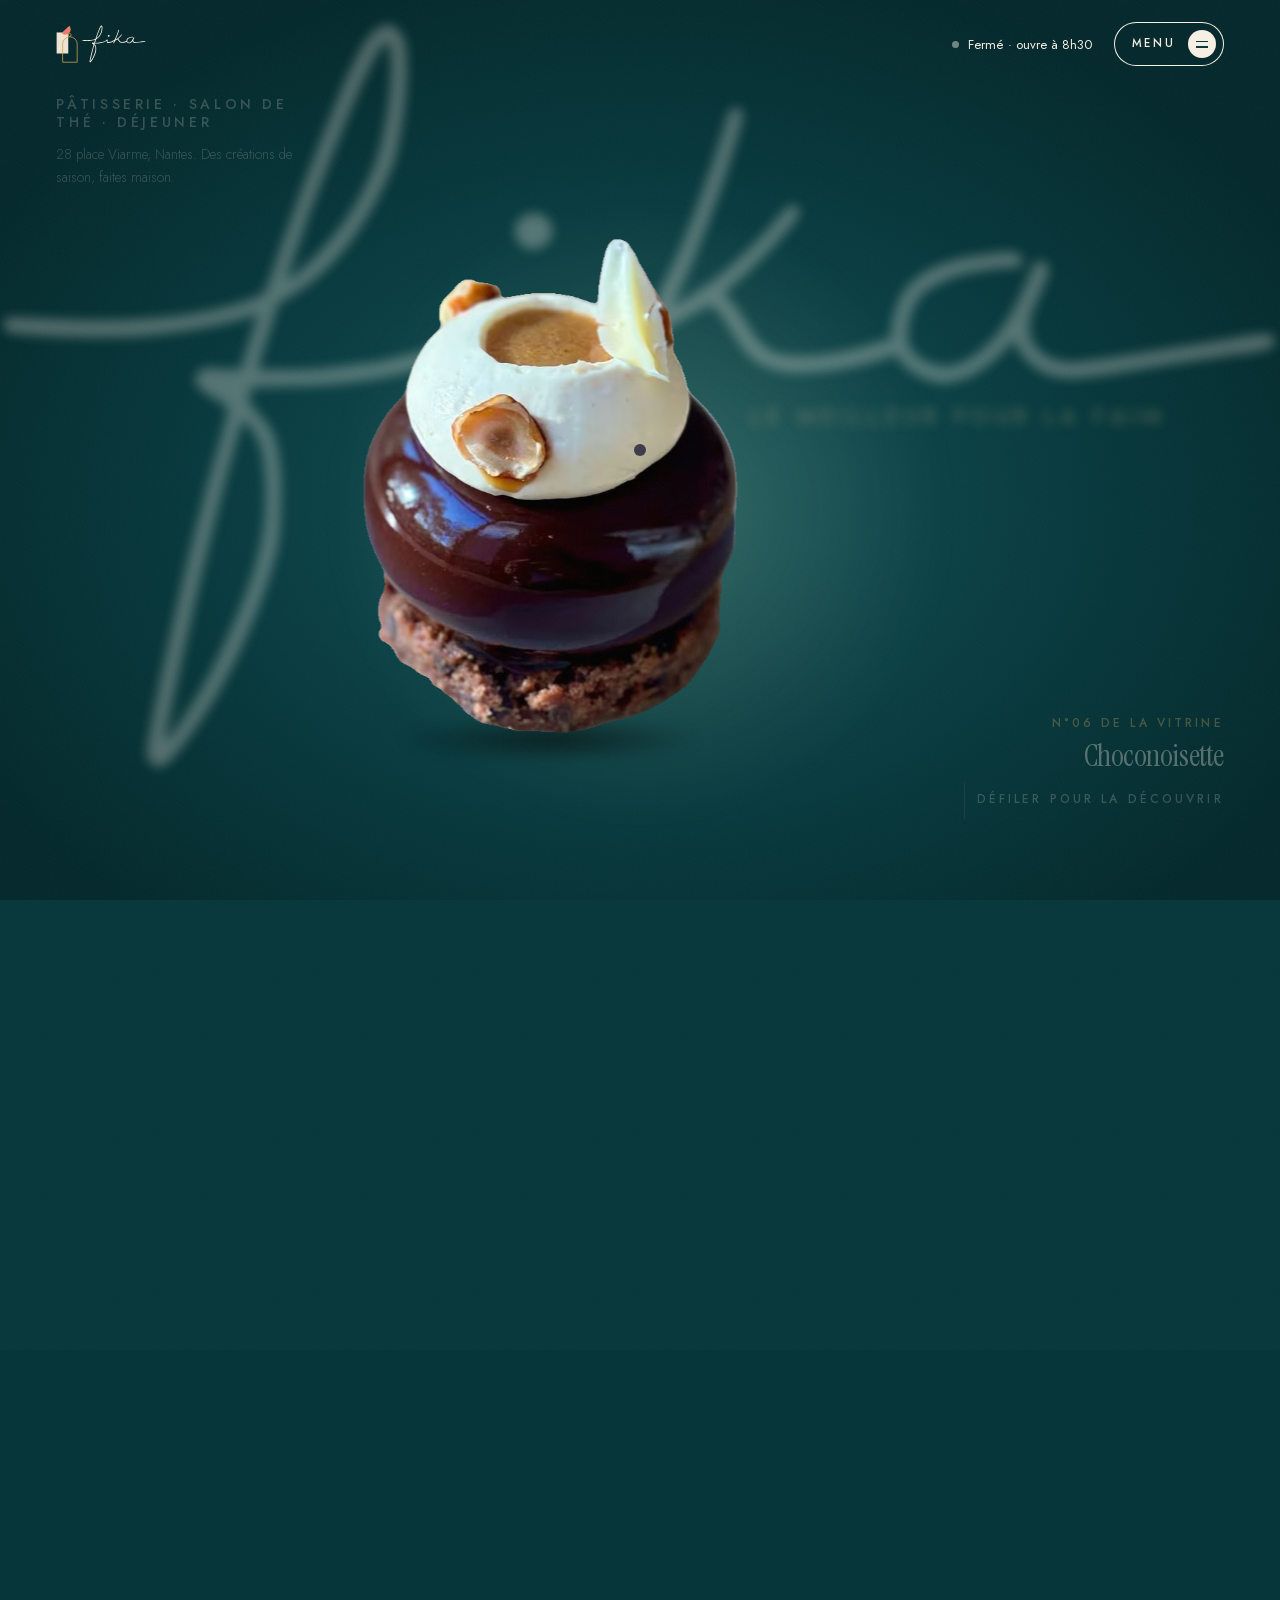
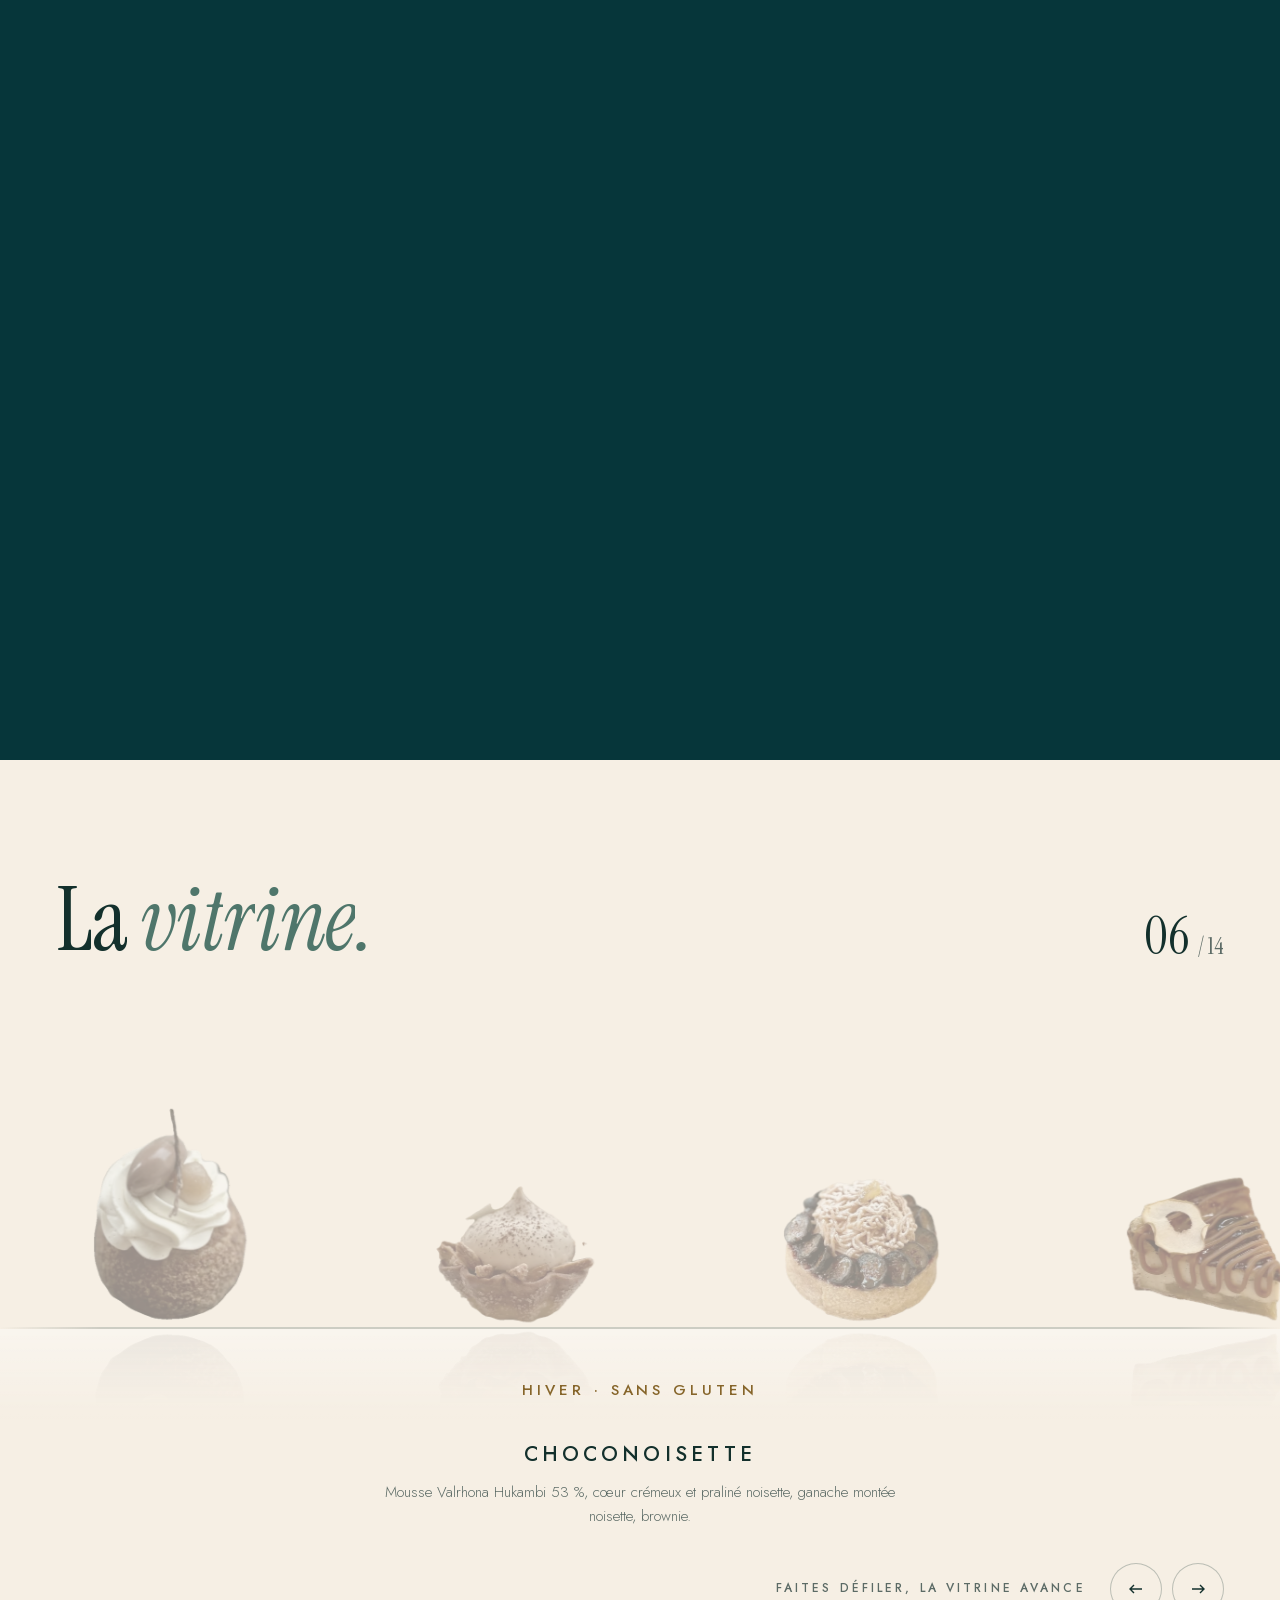
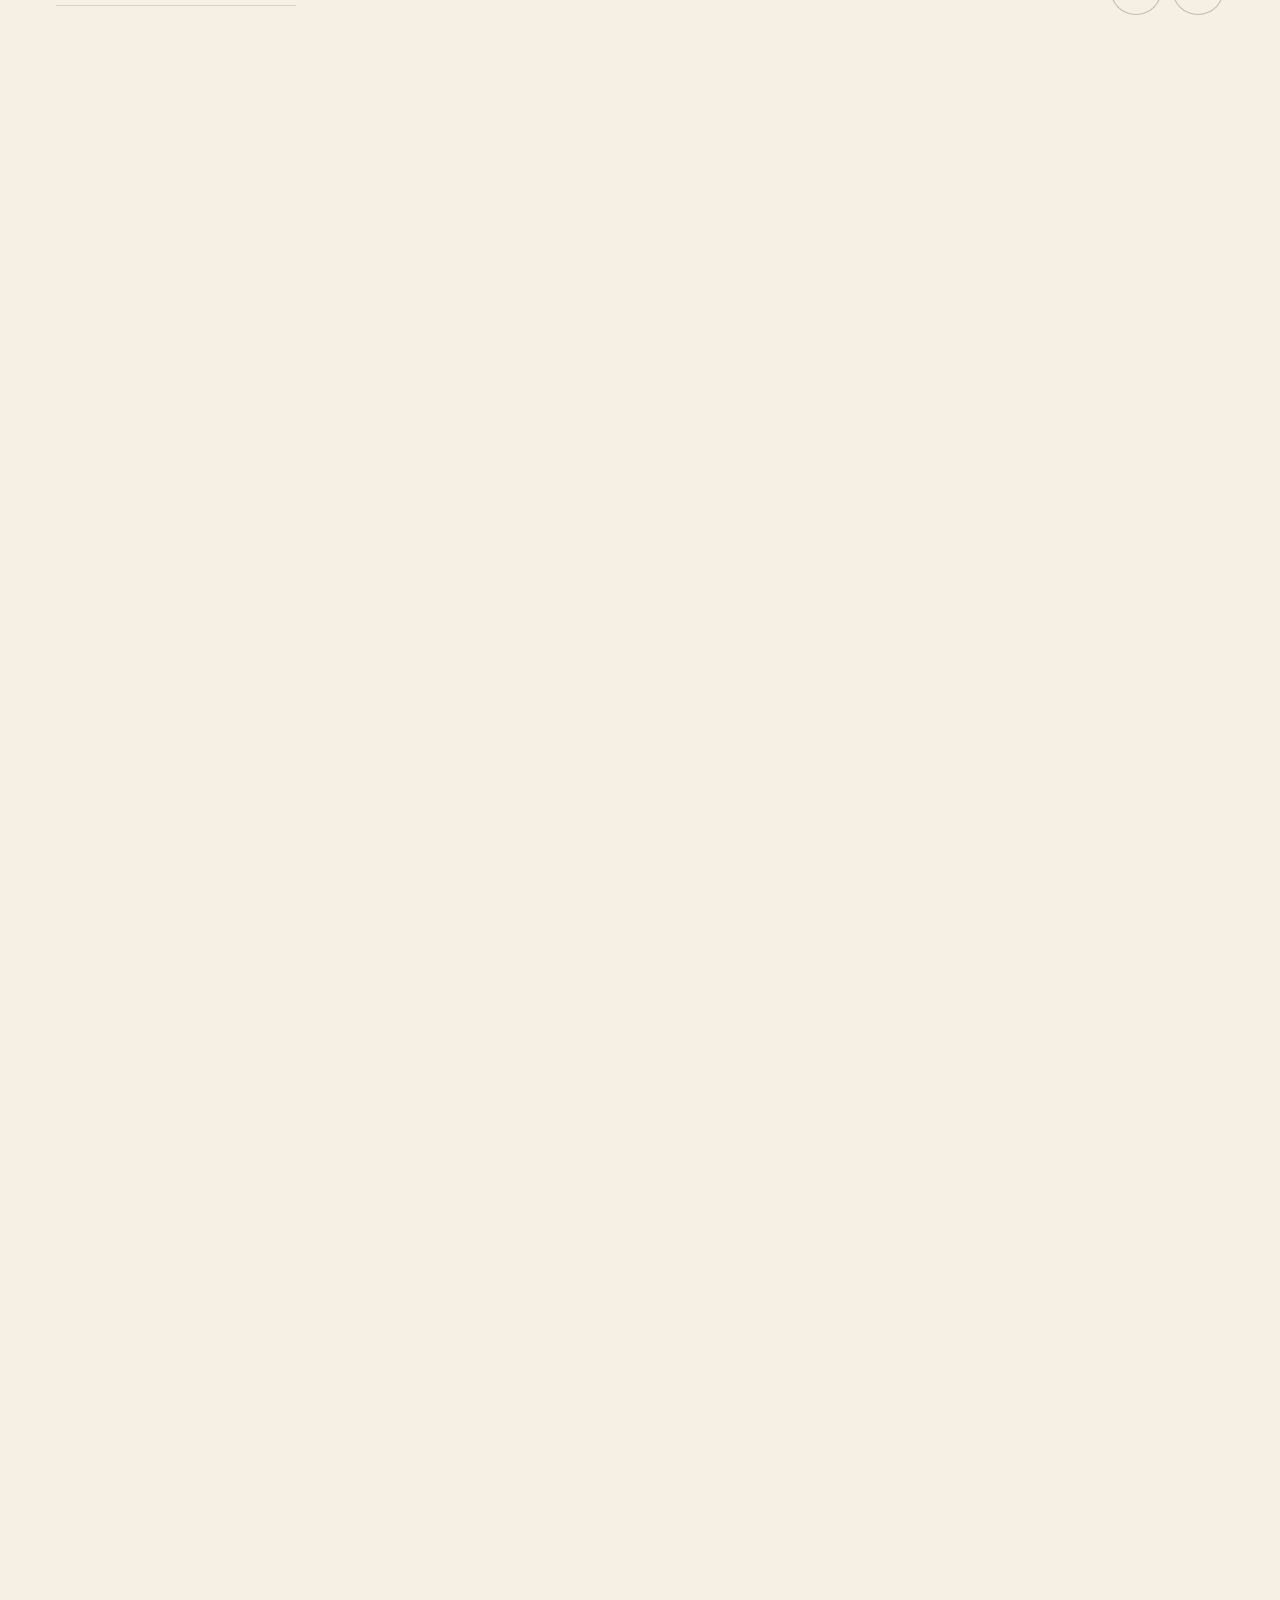
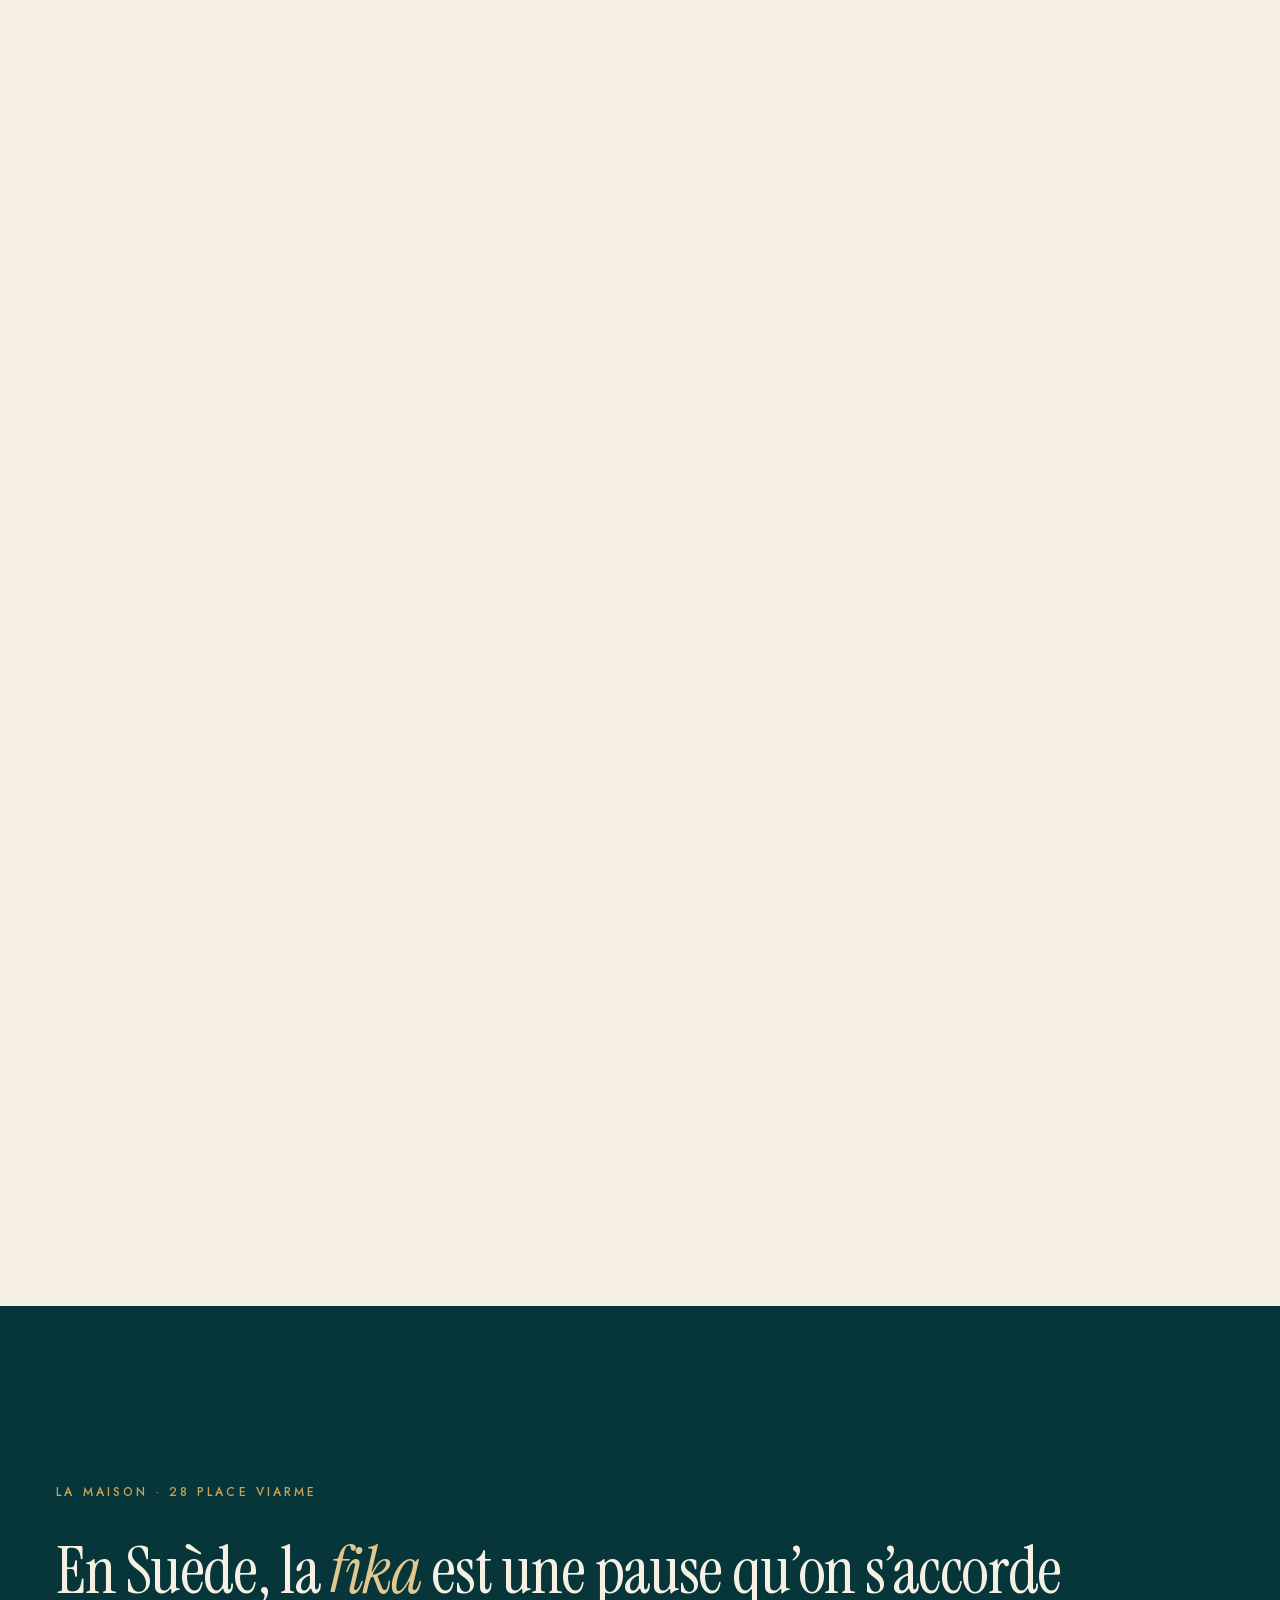
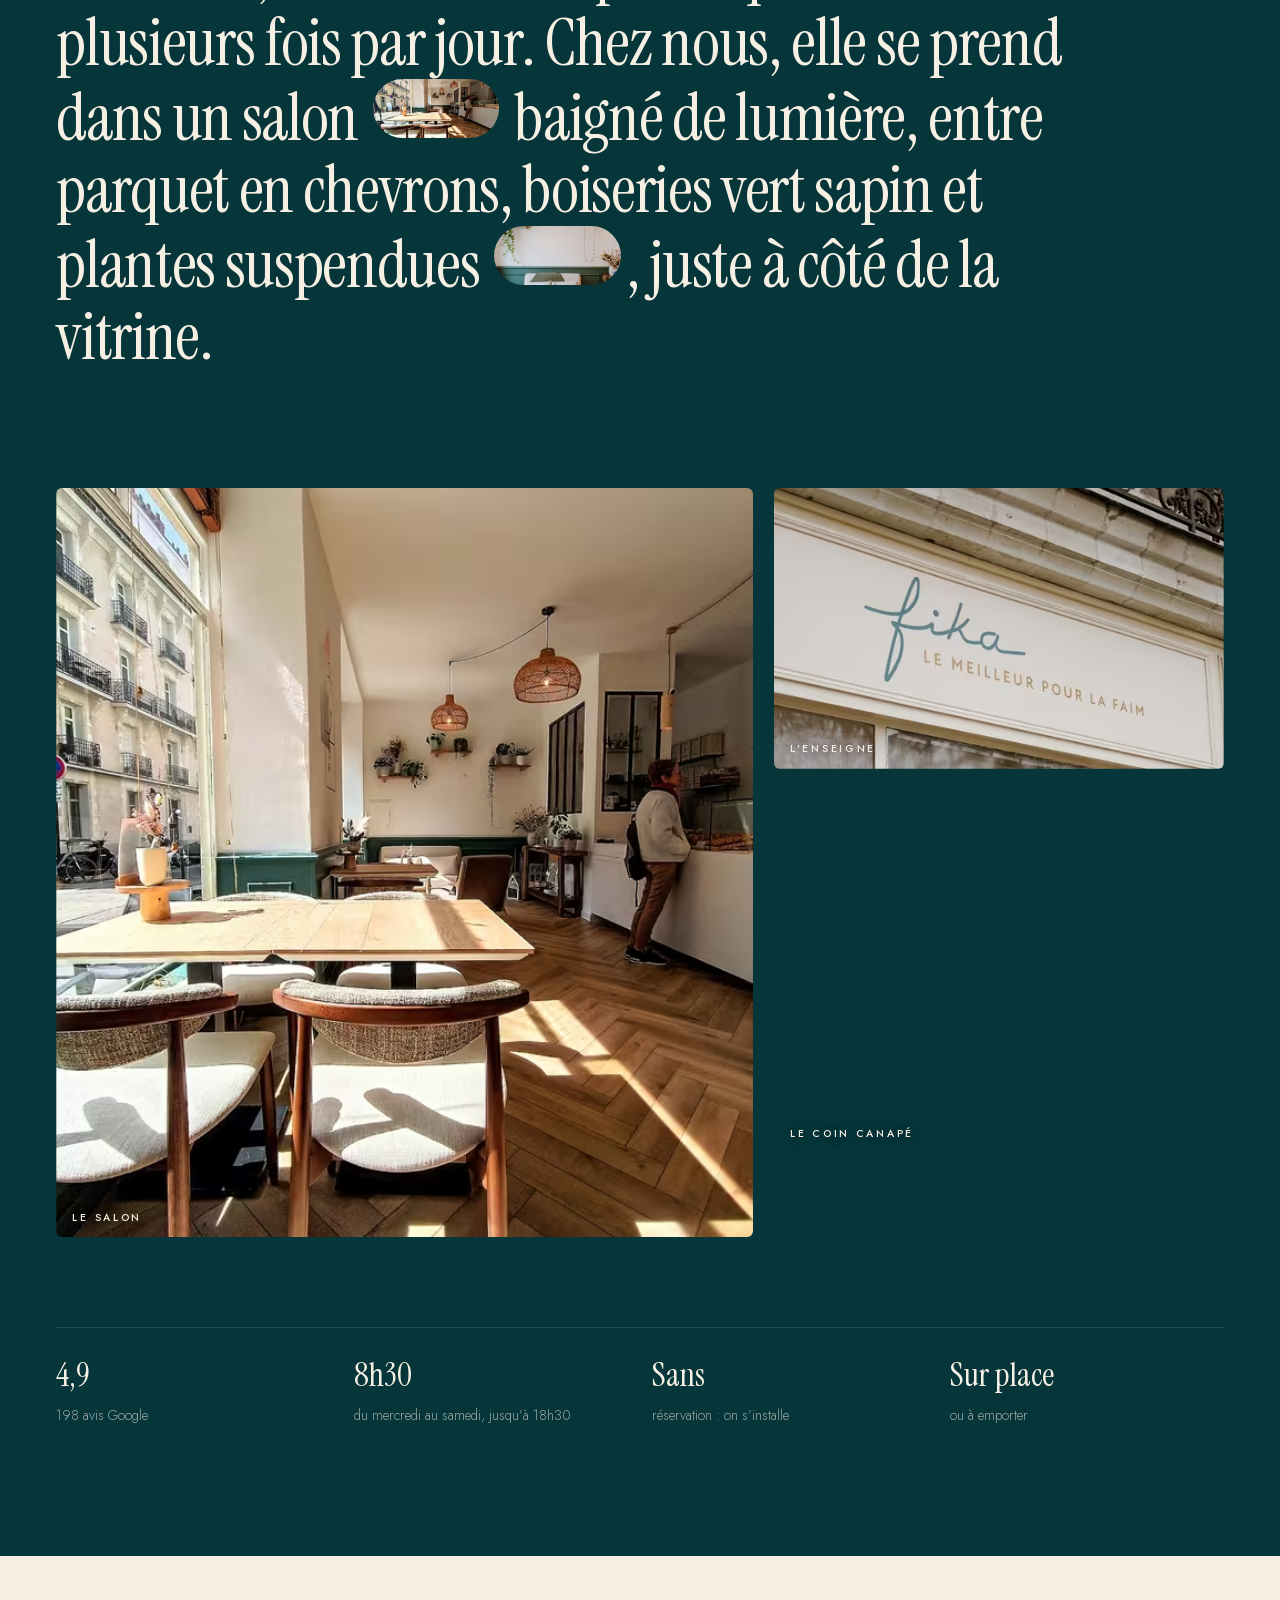
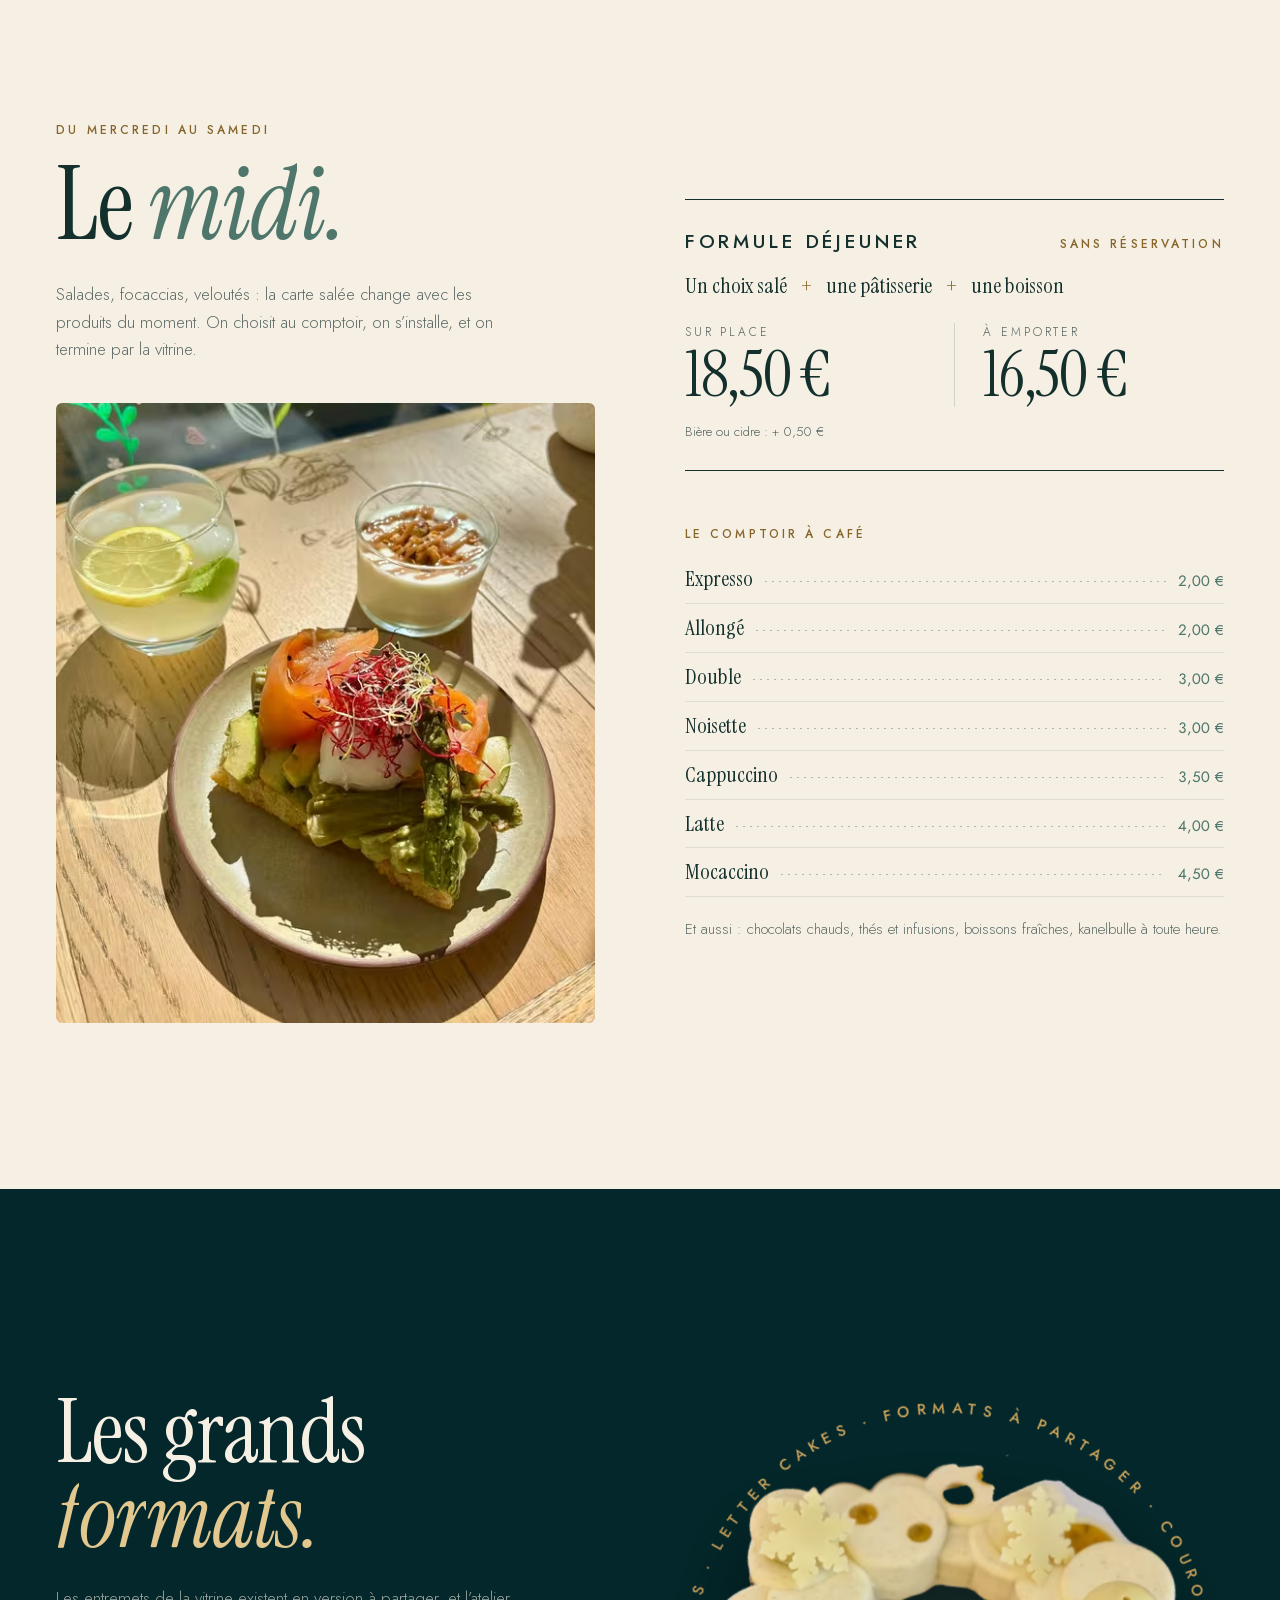
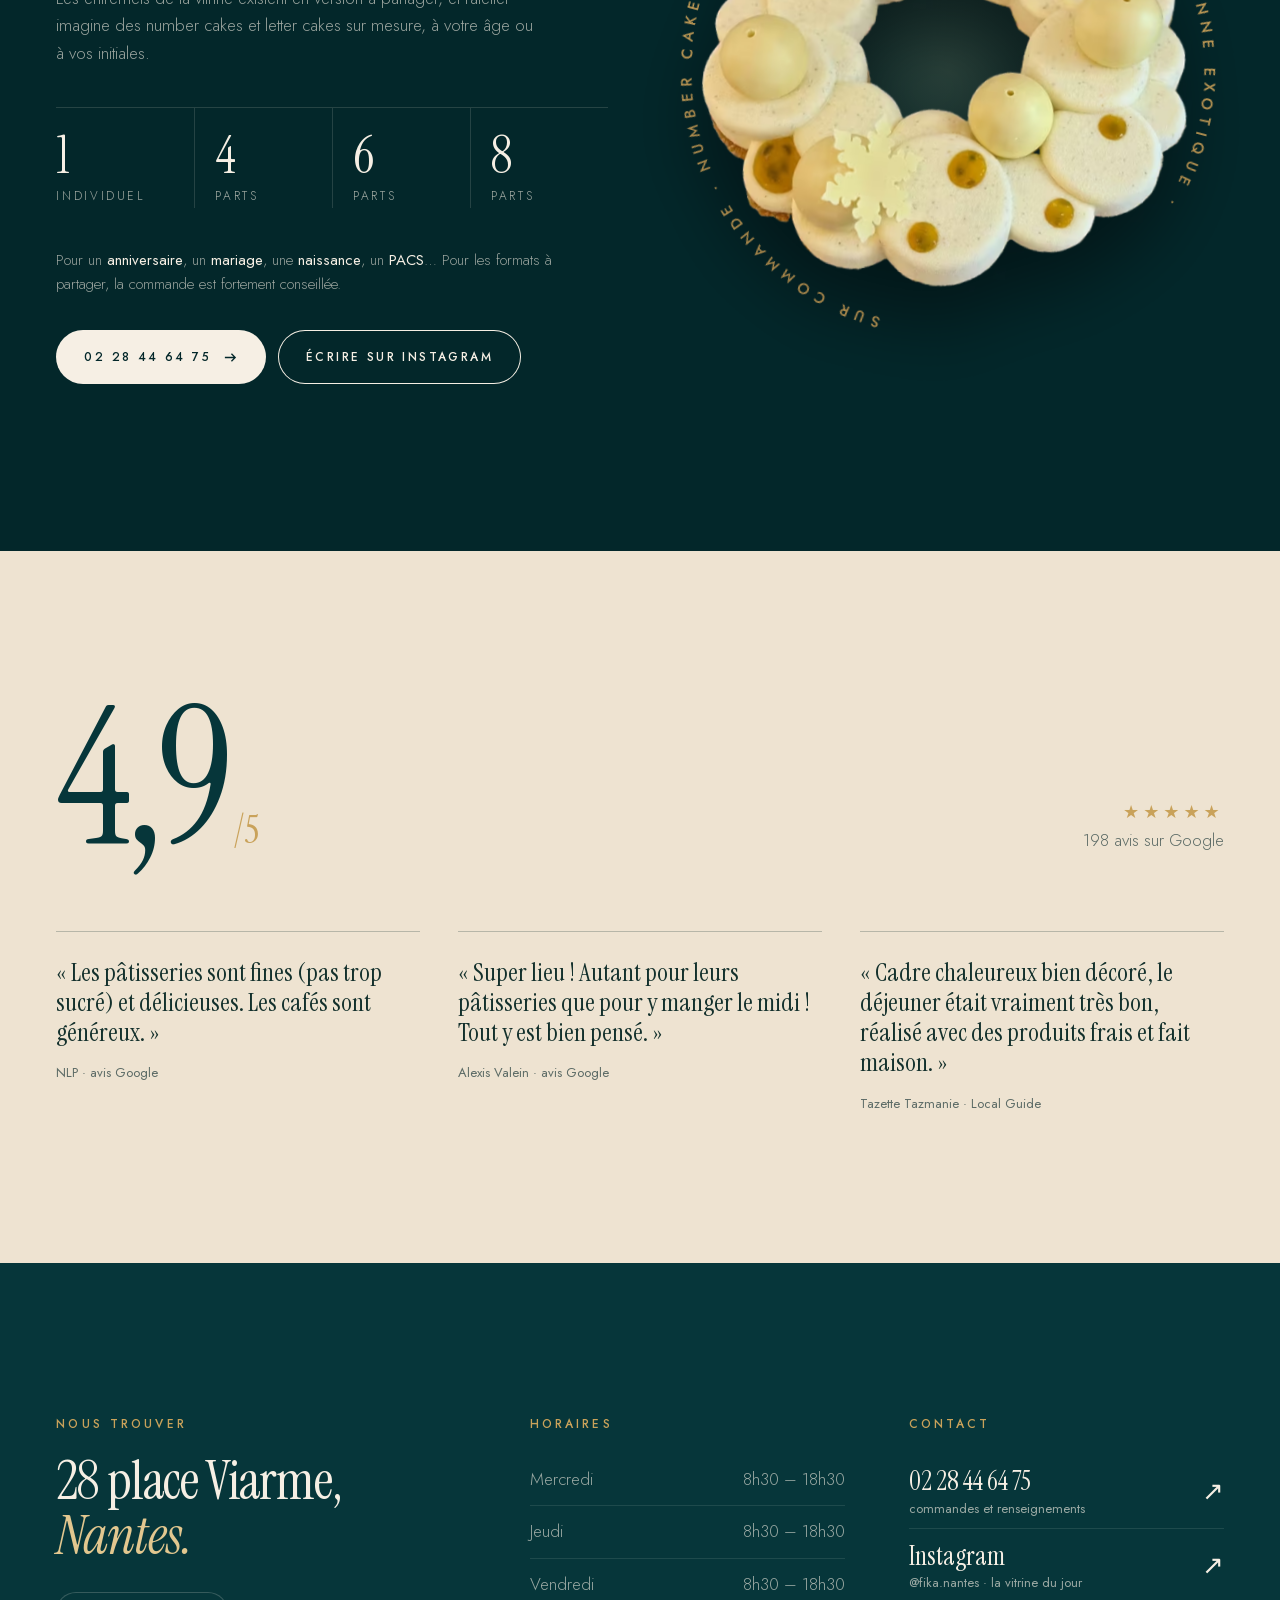
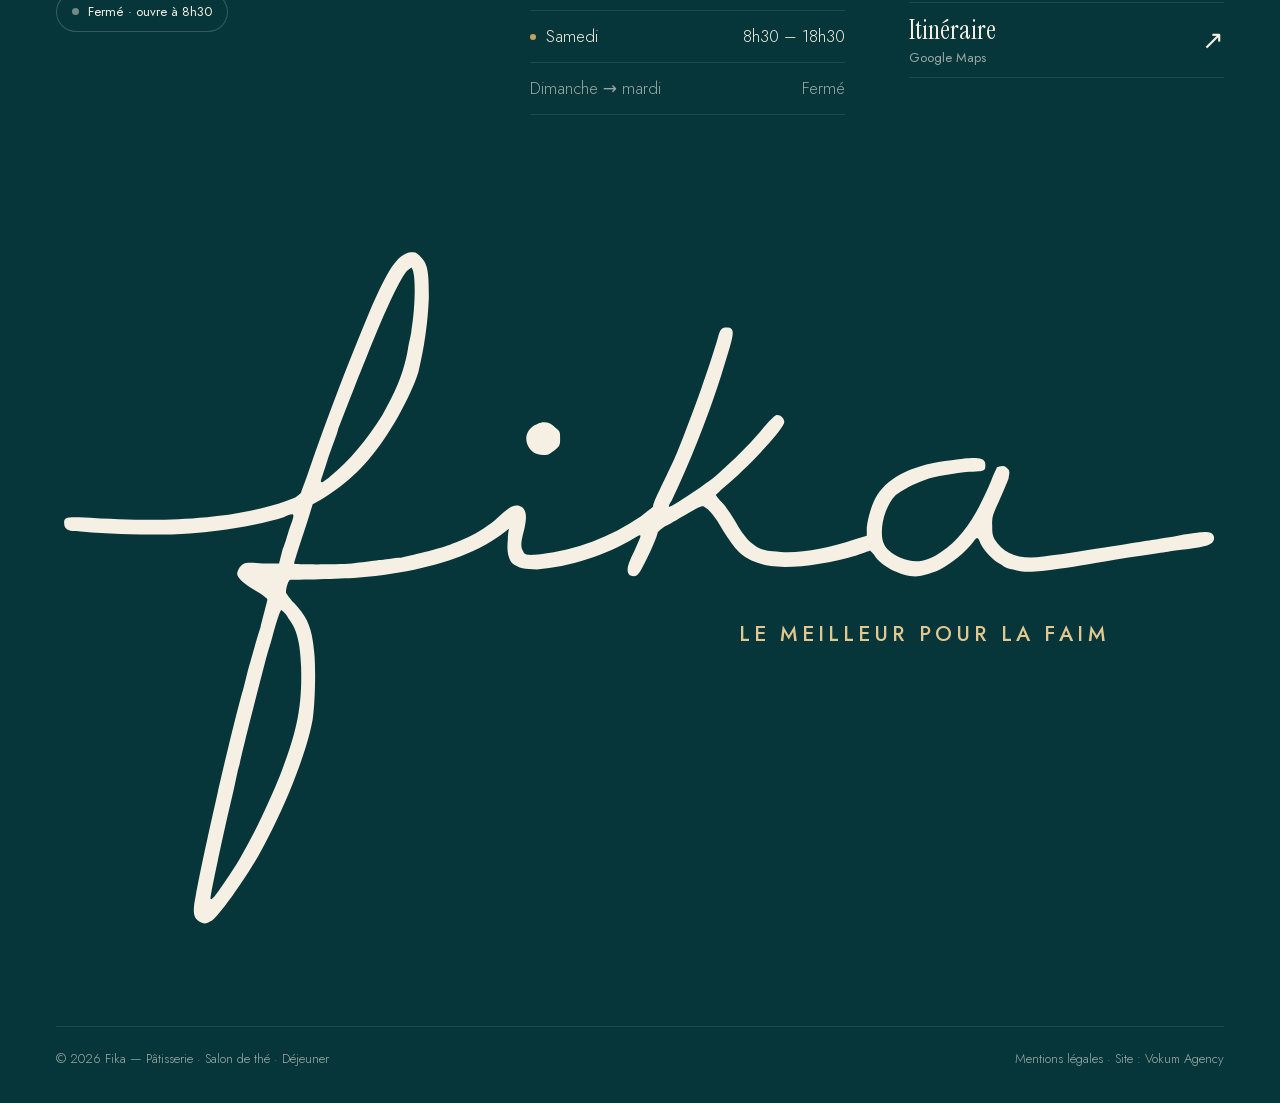
<file: index.html>
<!DOCTYPE html><html lang="fr" class="no-js"><head><meta charset="utf-8"><meta name="viewport" content="width=device-width,initial-scale=1"><title>Fika — Pâtisserie, salon de thé & déjeuner · Place Viarme, Nantes</title><!-- OG:START --><meta property="og:type" content="website"><meta property="og:site_name" content="Fika"><meta property="og:locale" content="fr_FR"><meta property="og:title" content="Fika — Le meilleur pour la faim · Nantes"><meta property="og:description" content="Pâtisserie, salon de thé &amp; déjeuner, 28 place Viarme à Nantes."><meta property="og:url" content="https://fika-site-five.vercel.app/"><meta property="og:image" content="https://fika-site-five.vercel.app/img/og.jpg?v=df69c739"><meta property="og:image:secure_url" content="https://fika-site-five.vercel.app/img/og.jpg?v=df69c739"><meta property="og:image:type" content="image/jpeg"><meta property="og:image:width" content="1200"><meta property="og:image:height" content="630"><meta property="og:image:alt" content="Fika — aperçu du site"><meta name="twitter:card" content="summary_large_image"><meta name="twitter:title" content="Fika — Le meilleur pour la faim · Nantes"><meta name="twitter:description" content="Pâtisserie, salon de thé &amp; déjeuner, 28 place Viarme à Nantes."><meta name="twitter:image" content="https://fika-site-five.vercel.app/img/og.jpg?v=df69c739"><!-- OG:END --><meta name="description" content="Fika, pâtisserie, salon de thé et déjeuner au 28 place Viarme à Nantes. Pâtisseries de saison faites maison, formule déjeuner, sans réservation. Du mercredi au samedi, 8h30–18h30."><link rel="canonical" href="https://fika-site-five.vercel.app/"><meta name="theme-color" content="#06363A"><link rel="icon" href="/favicon.svg" type="image/svg+xml"><link rel="apple-touch-icon" href="/apple-touch-icon.png"><link rel="preload" href="fonts/InstrumentSerif-normal.woff2" as="font" type="font/woff2" crossorigin><link rel="preload" href="fonts/Jost-normal.woff2" as="font" type="font/woff2" crossorigin><link rel="preload" as="image" type="image/avif" imagesrcset="img/p-choconoisette-560.avif 560w,img/p-choconoisette-1100.avif 1100w" imagesizes="(max-width:900px) 70vw, 34vw" fetchpriority="high"><script>document.documentElement.className='js'</script><style>@font-face{font-family:Instrument Serif;src:url(fonts/InstrumentSerif-normal.woff2)format("woff2");font-weight:400;font-style:normal;font-display:swap}@font-face{font-family:Instrument Serif;src:url(fonts/InstrumentSerif-italic.woff2)format("woff2");font-weight:400;font-style:italic;font-display:swap}@font-face{font-family:Jost;src:url(fonts/Jost-normal.woff2)format("woff2");font-weight:300 600;font-style:normal;font-display:swap}:root{--s0:#03272a;--s1:#06363a;--s2:#0b4247;--s3:#155258;--creme:#f6efe4;--lin:#eee3d1;--lin2:#e5d6bf;--or:#c9a25a;--orc:#e2c78f;--corail:#ec7a66;--sauge:#4f766b;--encre:#13302c;--gris:#5c6b66;--gris-c:#f6efe49e;--serif:"Instrument Serif",Georgia,serif;--sans:Jost,system-ui,sans-serif;--ease:cubic-bezier(.22,1,.36,1);--io:cubic-bezier(.76,0,.24,1);--spring:cubic-bezier(.34,1.56,.64,1);--pad:clamp(20px,4.4vw,72px)}*,:before,:after{box-sizing:border-box;margin:0;padding:0}html{-webkit-text-size-adjust:100%}body{background:var(--s1);color:var(--creme);font:300 17px/1.6 var(--sans);-webkit-font-smoothing:antialiased;overflow-x:clip}img,svg{max-width:100%;display:block}picture{display:contents}a{color:inherit;text-decoration:none}button{font:inherit;color:inherit;cursor:pointer;background:0 0;border:0}::selection{background:var(--or);color:var(--s0)}:focus-visible{outline:1.5px solid var(--or);outline-offset:4px;border-radius:3px}.sr{clip:rect(0 0 0 0);white-space:nowrap;width:1px;height:1px;position:absolute;overflow:hidden}.cap{font:500 12px/1.3 var(--sans);letter-spacing:.26em;text-transform:uppercase}.sign-t{font-family:var(--sans);text-transform:uppercase;letter-spacing:.2em;color:var(--orc);font-weight:500;line-height:1.2}.tagline{white-space:nowrap;margin:0;font-size:1.78cqw;position:absolute;top:51%;left:58.5%}.tagline i,.h1 i{opacity:0;transition:opacity .5s ease,transform .8s var(--ease);transition-delay:calc(2.2s + var(--i)*40ms);font-style:normal;display:inline-block;transform:translateY(.45em)}.ready .tagline i,.ready .h1 i,.sig.in .tagline i{opacity:1;transform:none}.sig .tagline i{transition-delay:calc(1.6s + var(--i)*40ms)}.gold{color:var(--or)}.serif{font-family:var(--serif);letter-spacing:-.015em;font-weight:400;line-height:.95}em{font-style:italic}.grain{z-index:90;pointer-events:none;opacity:.06;background-image:url("data:image/svg+xml,%3Csvg xmlns='http://www.w3.org/2000/svg' width='160' height='160'%3E%3Cfilter id='n'%3E%3CfeTurbulence type='fractalNoise' baseFrequency='.9' numOctaves='2' stitchTiles='stitch'/%3E%3CfeColorMatrix values='0 0 0 0 1 0 0 0 0 1 0 0 0 0 1 0 0 0 .55 0'/%3E%3C/filter%3E%3Crect width='160' height='160' filter='url(%23n)'/%3E%3C/svg%3E");position:fixed;inset:-50%}.ln{margin-bottom:-.08em;padding-bottom:.08em;display:block;overflow:hidden}.ln>span{transition:transform 1.2s var(--ease);transition-delay:calc(var(--d,0)*.11s);display:block;transform:translateY(105%)}.in .ln>span,.ln.in>span{transform:none}.chars .c{vertical-align:top;margin-bottom:-.12em;padding-bottom:.12em;display:inline-block;overflow:hidden}.chars .c>i{font-style:inherit;transition:transform .9s var(--spring);transition-delay:calc(var(--i)*24ms);display:inline-block;transform:translateY(110%)}.chars.in .c>i{transform:none}.chars .w{white-space:nowrap;display:inline-block}.up{opacity:0;transition:opacity .9s ease,transform 1.1s var(--ease);transition-delay:calc(var(--d,0)*.1s);transform:translateY(28px)}.up.in,.no-js .up,.no-js .ln>span,.no-js .chars .c>i{opacity:1;transform:none}.cur{z-index:95;pointer-events:none;background:var(--creme);mix-blend-mode:difference;width:12px;height:12px;transition:width .45s var(--ease),height .45s var(--ease),margin .45s var(--ease),background .3s;will-change:transform;border-radius:50%;place-items:center;margin:-6px 0 0 -6px;display:grid;position:fixed;top:0;left:0}.cur span{font:500 10px/1 var(--sans);letter-spacing:.2em;text-transform:uppercase;color:var(--s0);opacity:0;transition:opacity .25s}.cur.big{mix-blend-mode:normal;background:var(--creme);width:84px;height:84px;margin:-42px 0 0 -42px}.cur.big span{opacity:1}@media (hover:none),(pointer:coarse){.cur{display:none}}.nav{z-index:60;padding:22px var(--pad);transition:color .5s,transform .6s var(--ease);justify-content:space-between;align-items:center;display:flex;position:fixed;inset:0 0 auto}.nav.light{color:var(--encre)}.nav:before{content:"";z-index:-1;-webkit-backdrop-filter:blur(14px);opacity:0;background:#06363ad6;transition:opacity .4s,background .4s;position:absolute;inset:0}.nav.bar:before{opacity:1}.nav.light:before{background:#f6efe4e0}.menu-open .nav:before{opacity:0}.nav.hide{transform:translateY(-120%)}.brand{align-items:flex-end;gap:4px;display:flex}.brand .ic{width:22px;height:38px}.brand .sc{width:64px;height:38px}.nav__r{align-items:center;gap:22px;display:flex}.status{font:400 13px/1 var(--sans);white-space:nowrap;align-items:center;gap:9px;display:inline-flex}.status i{opacity:.45;background:currentColor;border-radius:50%;width:7px;height:7px}.status.open i{opacity:1;background:#6fd39e;box-shadow:0 0 0 4px #6fd39e2e}.mbtn{height:44px;font:500 11.5px/1 var(--sans);letter-spacing:.24em;text-transform:uppercase;border-radius:999px;align-items:center;gap:12px;padding:0 8px 0 18px;display:flex;box-shadow:inset 0 0 0 1px}.mbtn b{background:currentColor;border-radius:50%;place-content:center;gap:4px;width:28px;height:28px;display:grid}.mbtn b i{background:var(--s1);width:12px;height:1.5px;transition:transform .5s var(--ease);display:block}.nav.light .mbtn b i{background:var(--creme)}.menu-open .mbtn b i:first-child{transform:translateY(2.75px)rotate(45deg)}.menu-open .mbtn b i:last-child{transform:translateY(-2.75px)rotate(-45deg)}.menu{z-index:55;background:var(--s0);color:var(--creme);padding:120px var(--pad) 48px;clip-path:inset(0 0 100%);transition:clip-path .9s var(--io);visibility:hidden;grid-template-columns:1.2fr .8fr;align-items:end;display:grid;position:fixed;inset:0}.menu-open .menu{clip-path:inset(0);visibility:visible}.menu-open .nav{color:var(--creme)}.menu nav a{font:400 clamp(44px,7vw,104px)/1.02 var(--serif);letter-spacing:-.02em;opacity:0;transition:opacity .5s,transform .9s var(--ease),color .3s;align-items:baseline;gap:18px;display:flex;transform:translateY(40px)}.menu nav a small{font:500 11px/1 var(--sans);letter-spacing:.3em;color:var(--or)}.menu nav a:hover{color:var(--orc)}.menu-open .menu nav a{opacity:1;transition-delay:calc(.2s + var(--i)*60ms);transform:none}.menu__side{color:var(--gris-c);justify-items:start;gap:22px;font-size:15px;display:grid}.menu__pic{aspect-ratio:1;width:min(300px,100%);position:relative}.menu__pic img{object-fit:contain;opacity:0;width:100%;height:100%;transition:opacity .4s,transform .7s var(--spring);position:absolute;inset:0;transform:translateY(20px)rotate(-6deg)}.menu__pic img.on{opacity:1;transform:none}.stage{background:var(--s1);height:440vh;position:relative}.pin{isolation:isolate;height:100svh;position:sticky;top:0;overflow:hidden}.spot{z-index:-2;background:radial-gradient(60% 62% at 50% 56%,#145a60 0%,#0a4146 38%,#06363a 62%,#03272a 100%);position:absolute;inset:0}.spot:after{content:"";filter:blur(10px);width:70vmin;height:70vmin;opacity:var(--glow,1);background:radial-gradient(closest-side,#e2c78f29,#0000);border-radius:50%;position:absolute;top:50%;left:50%;translate:-50% -40%}.giant{z-index:-1;width:min(88vw,1440px);color:var(--creme);opacity:.96;will-change:transform,opacity,filter;position:absolute;top:50%;left:50%;translate:-50% -58%;container-type:inline-size}.giant svg{width:100%;height:auto;overflow:visible}.giant .pen{stroke-dasharray:1;stroke-dashoffset:1px}.ready .giant .pen{stroke-dashoffset:0;transition:stroke-dashoffset 2.3s cubic-bezier(.45,.05,.3,1) .35s}.px{width:var(--pw);height:var(--ph);margin:calc(var(--ph)*-.5) 0 0 calc(var(--pw)*-.5);will-change:transform;transform-style:preserve-3d;position:absolute;top:50%;left:50%}.px__in{opacity:0;transition:transform 1.5s var(--spring) .9s,opacity .5s ease .9s;position:absolute;inset:0;transform:translateY(-70vh)scale(.8)}.ready .px__in{opacity:1;transform:none}.px__tilt{transition:transform .8s var(--ease);position:absolute;inset:0}.band{will-change:transform;position:absolute;inset:0}.band img{object-fit:contain;width:100%;height:100%}.band--1 img{clip-path:inset(0 0 48%)}.band--2 img{clip-path:inset(51.9% 0 19.1%)}.band--3 img{clip-path:inset(80.8% 0 0)}.shadow{filter:blur(6px);z-index:-1;will-change:transform,opacity;background:radial-gradient(closest-side,#0000008c,#0000);border-radius:50%;height:9%;position:absolute;bottom:-3%;left:12%;right:12%}.h-kick{left:var(--pad);max-width:260px;position:absolute;top:110px}.h-kick p{color:var(--gris-c);margin-top:12px;font-size:14px}.h1{display:none}.h1 em{color:var(--orc)}.h-side{right:var(--pad);text-align:right;justify-items:end;gap:10px;display:grid;position:absolute;bottom:clamp(30px,6vh,66px)}.h-side .serif{font-size:clamp(26px,2.4vw,36px)}.hint{color:var(--gris-c);align-items:center;gap:12px;display:flex}.hint i{background:#f6efe433;width:1px;height:38px;position:relative;overflow:hidden}.hint i:after{content:"";background:var(--or);width:1px;height:40%;animation:drip 2.2s var(--io) infinite;position:absolute;top:-40%;left:0}@keyframes drip{to{top:100%}}.fade-h{transition:opacity .5s ease,transform .8s var(--ease)}.a-head{left:var(--pad);max-width:min(420px,29vw);position:absolute;top:clamp(96px,14vh,140px)}.a-head h2{margin-top:16px;font-size:clamp(40px,3.9vw,68px)}.a-head h2 em{color:var(--orc)}.a-head p{color:var(--gris-c);max-width:400px;margin-top:18px}.lab{opacity:0;will-change:transform,opacity;width:min(330px,28vw);position:absolute;top:0;left:0}.lab__line{background:linear-gradient(90deg,transparent,var(--or));transform-origin:100%;height:1px;position:absolute;top:.7em;right:100%}.lab__line:before{content:"";background:var(--or);border-radius:50%;width:7px;height:7px;position:absolute;top:-3px;left:-3px}.lab b{font:400 clamp(24px,2vw,32px)/1.05 var(--serif);margin:8px 0;display:block}.lab p{color:var(--gris-c);font-size:14.5px}.a-end{left:var(--pad);opacity:0;max-width:min(560px,44vw);position:absolute;top:50%;translate:0 -50%}.a-end .serif{font-size:clamp(40px,4.6vw,78px)}.a-end .serif em{color:var(--orc)}.a-end p{color:var(--gris-c);max-width:420px;margin-top:22px}.a-end .tags{flex-wrap:wrap;gap:10px;margin-top:26px;display:flex}.tag{height:34px;font:500 11px/1 var(--sans);letter-spacing:.2em;text-transform:uppercase;color:var(--orc);border-radius:999px;align-items:center;padding:0 16px;display:inline-flex;box-shadow:inset 0 0 0 1px #c9a25a80}.prog{right:var(--pad);opacity:0;gap:10px;transition:opacity .4s;display:grid;position:absolute;top:50%;translate:0 -50%}.prog i{background:#f6efe42e;width:2px;height:28px;display:block;position:relative;overflow:hidden}.prog i:after{content:"";background:var(--or);transform:scaleY(var(--f,0));transform-origin:top;position:absolute;inset:0}.vit{background:var(--creme);color:var(--encre);position:relative}.vit__track{height:var(--vh,900vh)}.vit__pin{height:100svh;position:sticky;top:0;overflow:hidden}.vit__head{left:var(--pad);right:var(--pad);z-index:3;justify-content:space-between;align-items:flex-end;gap:30px;display:flex;position:absolute;top:clamp(96px,13vh,130px)}.vit__head h2{font-size:clamp(54px,7vw,120px)}.vit__head h2 em{color:var(--sauge)}.vit__head p{max-width:330px;color:var(--gris);font-size:15px}.vit__head .count{font:400 clamp(40px,4vw,64px)/1 var(--serif);font-variant-numeric:tabular-nums;color:var(--encre);white-space:nowrap}.count small{color:var(--gris);font-size:.45em}.shelf{background:linear-gradient(90deg,#0000,#13302c2e 8% 92%,#0000);height:2px;position:absolute;top:63%;left:0;right:0}.shelf:after{content:"";opacity:.7;background:linear-gradient(#ffffff8c,#fff0);height:90px;position:absolute;top:2px;left:0;right:0}.row{will-change:transform;height:100%;display:flex;position:absolute;top:0;left:0}.item{width:var(--iw);flex:none;height:100%;position:relative}.item__p{transform-origin:50% 100%;width:78%;height:46%;translate:-50%;transform:scale(var(--sc,.62));opacity:var(--op,.5);filter:saturate(var(--sat,.6));transition:transform .2s linear,opacity .2s linear;position:absolute;bottom:37%;left:50%}.item__p img{object-fit:contain;object-position:50% 100%;width:100%;height:100%;position:absolute;inset:0}.item__p .refl{opacity:.14;height:100%;position:absolute;top:100%;left:0;right:0;transform:scaleY(-1);-webkit-mask-image:linear-gradient(0deg,#000 0,#0000 32%);mask-image:linear-gradient(0deg,#000 0,#0000 32%)}.item__p .refl img{object-position:50% 100%}.cap-box{text-align:center;z-index:3;width:min(560px,86vw);position:absolute;top:69%;left:50%;translate:-50%}.cap-box .cap{color:var(--or)}.cap-box h3{font:500 clamp(17px,1.6vw,24px)/1.3 var(--sans);letter-spacing:.2em;text-transform:uppercase;margin:12px 0}.cap-box p{color:var(--gris);min-height:3.2em;font-size:15px}.cap-box .swap{transition:opacity .35s ease,transform .5s var(--ease)}.cap-box.out .swap{opacity:0;transform:translateY(10px)}.vit__nav{right:var(--pad);z-index:3;align-items:center;gap:10px;display:flex;position:absolute;bottom:clamp(24px,5vh,48px)}.vit__hint{color:var(--gris);margin-right:14px}.vit__nav button{border-radius:50%;place-items:center;width:52px;height:52px;transition:background .3s,color .3s;display:grid;box-shadow:inset 0 0 0 1px #13302c40}.vit__nav button:hover{background:var(--encre);color:var(--creme)}.vit__nav svg{width:18px;height:18px}.vit__bar{left:var(--pad);z-index:3;background:#13302c26;width:min(240px,30vw);height:1px;position:absolute;bottom:clamp(40px,6vh,64px)}.vit__bar i{background:var(--encre);transform-origin:0;transform:scaleX(var(--f,0));position:absolute;inset:0}.maison{background:var(--s1);padding:clamp(110px,14vw,200px) 0 clamp(90px,10vw,150px);position:relative}.wrap{padding:0 var(--pad);max-width:1480px;margin:0 auto}.stmt{font:400 clamp(38px,5.2vw,92px)/1.08 var(--serif);letter-spacing:-.02em;max-width:15.5em}.stmt .wd{opacity:.16;transition:opacity .25s linear}.stmt .wd.lit{opacity:1}.stmt em{color:var(--orc)}.pill{vertical-align:.02em;opacity:.16;border-radius:999px;width:1.9em;height:.9em;margin:0 .08em;transition:opacity .25s;display:inline-block;position:relative;overflow:hidden}.pill.lit{opacity:1}.pill img{object-fit:cover;width:100%;height:100%;position:absolute;inset:0}.gal{grid-template-rows:auto auto;grid-template-columns:1.55fr 1fr;gap:clamp(14px,1.6vw,24px);margin-top:clamp(70px,9vw,130px);display:grid}.gal figure{border-radius:6px;position:relative;overflow:hidden}.gal img{object-fit:cover;width:100%;height:100%;transition:transform 1.8s var(--ease);transform:scale(1.18)}.gal figure{clip-path:inset(100% 0 0);transition:clip-path 1.4s var(--io)}.gal figure.in{clip-path:inset(0)}.gal figure.in img{transform:scale(1)}.gal .g1{aspect-ratio:4/4.3;grid-row:span 2}.gal .g2,.gal .g3{aspect-ratio:16/10}.gal figcaption{font:500 10.5px/1 var(--sans);letter-spacing:.26em;text-transform:uppercase;color:var(--creme);text-shadow:0 1px 10px #00000080;position:absolute;bottom:14px;left:16px}.facts{border-top:1px solid #f6efe41f;grid-template-columns:repeat(4,1fr);gap:24px;margin-top:clamp(60px,7vw,100px);padding-top:30px;display:grid}.facts b{font:400 clamp(30px,2.6vw,44px)/1 var(--serif);color:var(--creme);margin-bottom:10px;display:block}.facts span{color:var(--gris-c);font-size:14px}.midi{background:var(--creme);color:var(--encre);padding:clamp(110px,13vw,190px) 0}.midi__grid{grid-template-columns:1fr 1fr;align-items:start;gap:clamp(40px,7vw,130px);display:grid}.midi h2{font-size:clamp(60px,8vw,140px)}.midi h2 em{color:var(--sauge)}.midi__lead{color:var(--gris);max-width:440px;margin:28px 0 40px}.midi__ph{aspect-ratio:4/4.6;clip-path:inset(0 0 100%);transition:clip-path 1.4s var(--io);border-radius:6px;position:relative;overflow:hidden}.midi__ph.in{clip-path:inset(0)}.midi__ph img{object-fit:cover;width:100%;height:100%}.formule{border-top:1px solid var(--encre);border-bottom:1px solid var(--encre);margin-bottom:56px;padding:30px 0 28px}.formule__t{justify-content:space-between;align-items:baseline;gap:20px;display:flex}.formule__t h3{color:var(--encre);font-size:clamp(17px,1.5vw,22px)}.formule__eq{font:400 clamp(20px,1.7vw,26px)/1.2 var(--serif);flex-wrap:wrap;align-items:center;gap:10px 14px;margin:20px 0 24px;display:flex}.formule__eq i{color:var(--or);font-style:normal}.prix{grid-template-columns:1fr 1fr;display:grid}.prix div+div{border-left:1px solid #13302c26;padding-left:28px}.prix small{color:var(--gris);letter-spacing:.24em;text-transform:uppercase;font-size:12px;display:block}.prix b{font:400 clamp(54px,5vw,84px)/1 var(--serif);letter-spacing:-.02em}.formule__n{color:var(--gris);margin-top:14px;font-size:13.5px}.carte h3{margin-bottom:12px}.carte ul{list-style:none}.carte li{font:400 clamp(21px,1.7vw,26px)/1.1 var(--serif);border-bottom:1px solid #13302c1a;align-items:baseline;gap:12px;padding:12px 0;display:flex}.carte li i{background:repeating-linear-gradient(90deg,#13302c4d 0 2px,#0000 2px 7px);flex:1;height:1px;translate:0 -4px}.carte li b{font:400 15px/1 var(--sans);font-variant-numeric:tabular-nums;color:var(--sauge)}.carte__more{color:var(--gris);margin-top:20px;font-size:15px}.cmd{background:var(--s0);padding:clamp(110px,13vw,190px) 0;position:relative;overflow:hidden}.cmd__grid{grid-template-columns:1fr 1fr;align-items:center;gap:clamp(30px,5vw,90px);display:grid}.cmd h2{font-size:clamp(56px,7vw,120px)}.cmd h2 em{color:var(--orc)}.cmd p.lead{color:var(--gris-c);max-width:480px;margin:26px 0 40px}.cmd__vis{aspect-ratio:1;position:relative}.cmd__vis .halo{background:radial-gradient(closest-side,#e2c78f2e,#0000 70%);border-radius:50%;position:absolute;inset:6%}.cmd__vis img{object-fit:contain;will-change:transform;filter:drop-shadow(0 40px 40px #00000073);width:92%;height:92%;position:absolute;inset:4%}.ring{will-change:transform;width:100%;height:100%;position:absolute;inset:0;overflow:visible}.ring text{font:500 11px var(--sans);letter-spacing:.42em;fill:var(--or);text-transform:uppercase}.formats{border-top:1px solid #f6efe424;grid-template-columns:repeat(4,1fr);margin-bottom:40px;display:grid}.formats div{padding:22px 0 0}.formats div+div{border-left:1px solid #f6efe424;padding-left:20px}.formats b{font:400 clamp(44px,4vw,68px)/1 var(--serif);display:block}.formats span{letter-spacing:.22em;text-transform:uppercase;color:var(--gris-c);font-size:12px}.occ{color:var(--gris-c);margin-bottom:34px;font-size:15px}.occ b{color:var(--creme);font-weight:400}.btns{flex-wrap:wrap;gap:12px;display:flex}.btn{height:54px;font:500 12px/1 var(--sans);letter-spacing:.2em;text-transform:uppercase;isolation:isolate;transition:color .45s var(--ease);border-radius:999px;align-items:center;gap:12px;padding:0 28px;display:inline-flex;position:relative;overflow:hidden}.btn:before{content:"";z-index:-1;border-radius:inherit;background:var(--h,var(--or));transform-origin:100%;transition:transform .55s var(--ease);position:absolute;inset:0;transform:scaleX(0)}.btn:hover:before{transform-origin:0;transform:scale(1)}.btn--c{background:var(--creme);color:var(--s0)}.btn--c:hover{color:var(--s0)}.btn--o{box-shadow:inset 0 0 0 1px}.btn--o:hover{color:var(--s0)}.btn--d{background:var(--encre);color:var(--creme);--h:var(--sauge)}.btn svg{width:15px;height:15px;transition:transform .5s var(--ease)}.btn:hover svg{transform:translate(4px)}.avis{background:var(--lin);color:var(--encre);padding:clamp(100px,12vw,170px) 0}.avis__top{flex-wrap:wrap;justify-content:space-between;align-items:flex-end;gap:30px;margin-bottom:clamp(50px,6vw,90px);display:flex}.avis__n{font:400 clamp(120px,15vw,250px)/.78 var(--serif);letter-spacing:-.04em;color:var(--s1)}.avis__n small{letter-spacing:0;color:var(--or);margin-left:.2em;font-size:.2em}.avis__m{color:var(--gris);text-align:right}.avis__m .st{color:var(--or);letter-spacing:4px;font-size:18px;display:block}.quotes{grid-template-columns:repeat(3,1fr);gap:clamp(26px,3vw,50px);display:grid}.quotes blockquote{font:400 clamp(24px,2vw,32px)/1.18 var(--serif);border-top:1px solid #13302c40;padding-top:26px}.quotes cite{font:400 13px/1 var(--sans);color:var(--gris);margin-top:18px;font-style:normal;display:block}.foot{background:var(--s1);padding:clamp(100px,12vw,170px) 0 34px;overflow:hidden}.foot__grid{grid-template-columns:1.3fr 1fr 1fr;gap:clamp(30px,5vw,80px);display:grid}.foot h3{color:var(--or);margin-bottom:22px}.addr{font:400 clamp(40px,4.2vw,68px)/1.02 var(--serif);letter-spacing:-.02em}.addr em{color:var(--orc)}.foot .status{border-radius:999px;height:40px;margin-top:28px;padding:0 16px;box-shadow:inset 0 0 0 1px #f6efe433}.hours{list-style:none}.hours li{color:var(--gris-c);border-bottom:1px solid #f6efe41a;justify-content:space-between;gap:16px;padding:12px 0;display:flex}.hours li.today{color:var(--creme)}.hours li.today span:first-child:before{content:"";background:var(--or);border-radius:50%;width:6px;height:6px;margin-right:10px;display:inline-block;translate:0 -2px}.links a{font:400 26px/1.1 var(--serif);transition:color .3s,padding .5s var(--ease);border-bottom:1px solid #f6efe41a;justify-content:space-between;align-items:center;padding:13px 0;display:flex}.links a:hover{color:var(--orc);padding-left:8px}.links small{font:400 13px/1 var(--sans);color:var(--gris-c);margin-top:6px;display:block}.sig{color:var(--creme);margin-top:clamp(80px,10vw,150px);padding-bottom:4cqw;position:relative;container-type:inline-size}.sig svg{width:100%;height:auto;overflow:visible}.sig .pen{stroke-dasharray:1;stroke-dashoffset:1px;transition:stroke-dashoffset 2.4s cubic-bezier(.45,.05,.3,1)}.sig.in .pen{stroke-dashoffset:0}.sig__t{color:var(--or);justify-content:space-between;align-items:center;gap:20px;margin-top:6px;display:flex}.bottom{color:var(--gris-c);border-top:1px solid #f6efe41a;flex-wrap:wrap;justify-content:space-between;gap:12px;margin-top:40px;padding-top:22px;font-size:13px;display:flex}.bottom a:hover{color:var(--creme)}@media (width<=900px){body{font-size:16px}.nav{padding:16px var(--pad)}.nav .status{display:none}.menu{grid-template-columns:1fr;align-content:end}.menu__pic{display:none}.stage{height:400vh}.h-kick{top:86px}.h-kick p,.giant .tagline{display:none}.h1{left:var(--pad);right:var(--pad);font-size:clamp(17px,5.4vw,24px);line-height:1.5;display:block;position:absolute;bottom:150px}.giant{width:128vw;translate:-50% -78%}.h-side{left:var(--pad);text-align:left;justify-items:start;bottom:30px;right:auto}.sig .tagline{text-align:center;margin-top:14px;font-size:12px;display:block;position:static}.sig{padding-bottom:0}.menu__side{margin-top:34px}.menu nav a{font-size:clamp(42px,12vw,60px);line-height:1.08}.h-side .serif{font-size:22px}.a-head{max-width:none;right:var(--pad);top:86px}.a-head h2{font-size:clamp(36px,10vw,56px)}.a-head p{display:none}.lab{width:44vw}.lab p:not(.cap){display:none}.lab .cap{letter-spacing:.22em;font-size:9.5px}.lab b{font-size:20px}.lab p{font-size:12.5px;line-height:1.45}.a-end{max-width:none;right:var(--pad);top:auto;bottom:40px;translate:none}.a-end .serif{font-size:clamp(34px,9vw,52px)}.prog{display:none}.vit__head{flex-direction:column;align-items:flex-start;gap:12px;top:84px}.vit__head h2{font-size:clamp(48px,14vw,76px)}.vit__head .count{font-size:34px;position:absolute;top:0;right:0}.vit__hint{display:none}.shelf{top:60%}.item__p{height:34%;bottom:40%}.cap-box{top:64%}.vit__nav{left:var(--pad);right:var(--pad);justify-content:space-between}.vit__bar{display:none}.gal{grid-template-columns:1fr}.gal .g1{aspect-ratio:4/3.4;grid-row:auto}.facts{grid-template-columns:1fr 1fr}.midi__grid,.cmd__grid,.foot__grid{grid-template-columns:1fr}.midi__ph{aspect-ratio:4/3.4}.cmd__vis{order:-1;width:100%;max-width:420px;margin:0 auto}.formats{grid-template-columns:repeat(2,1fr)}.formats div:nth-child(3){border-left:0;padding-left:0}.quotes{grid-template-columns:1fr}.avis__m{text-align:left}}@media (prefers-reduced-motion:reduce){*,:before,:after{transition-duration:.01ms!important;transition-delay:0s!important;animation-duration:.01ms!important}}.vit .gold,.midi .gold,.avis .gold,.cap-box .cap,.formule__eq i{color:#86652a}.stmt .wd,.pill{opacity:.3}
</style><script type="application/ld+json">{"@context": "https://schema.org", "@type": ["Bakery", "CafeOrCoffeeShop"], "name": "Fika", "description": "Pâtisserie, salon de thé et déjeuner à Nantes, place Viarme.", "slogan": "Le meilleur pour la faim", "url": "https://fika-site-five.vercel.app/", "telephone": "+33228446475", "image": "https://fika-site-five.vercel.app/img/og.jpg", "address": {"@type": "PostalAddress", "streetAddress": "28 place Viarme", "postalCode": "44000", "addressLocality": "Nantes", "addressCountry": "FR"}, "geo": {"@type": "GeoCoordinates", "latitude": 47.2205193, "longitude": -1.563011}, "openingHoursSpecification": [{"@type": "OpeningHoursSpecification", "dayOfWeek": ["Wednesday", "Thursday", "Friday", "Saturday"], "opens": "08:30", "closes": "18:30"}], "servesCuisine": ["Pâtisserie", "Salon de thé", "Déjeuner"], "acceptsReservations": false, "priceRange": "€", "sameAs": ["https://www.instagram.com/fika.nantes/"]}</script></head><body><svg width="0" height="0" style="position:absolute" aria-hidden="true"><defs><path id="scr" d="M213 979C219 976 240 947 254 923C276 884 296 834 301 805C303 792 304 758 302 745C300 725 296 717 285 705C281 701 278 696 278 696C278 692 280 685 282 685C291 685 331 684 341 683C392 679 436 666 462 647C466 644 470 641 470 641C470 641 469 645 469 650C468 660 469 666 473 671C478 675 484 676 494 676C522 674 553 664 578 649C581 647 583 646 583 647C584 647 581 653 578 660C571 674 571 678 574 681C579 683 581 682 585 674C590 665 598 647 598 644C599 643 601 641 604 639C607 638 615 633 622 629C634 622 636 621 638 622C642 624 648 631 654 642C666 661 671 666 686 671C702 677 739 673 769 664C775 662 780 660 781 660C781 660 783 662 784 663C790 674 810 683 822 682C830 680 835 679 841 676C851 671 863 661 870 652C871 650 873 649 873 649C874 649 875 651 876 654C879 660 887 669 894 672C896 674 901 676 904 676C917 680 926 679 1002 666C1018 664 1036 661 1042 660C1062 658 1072 656 1074 654C1077 652 1078 649 1076 646C1074 643 1070 643 1051 646C1043 648 1033 649 1028 650C1021 651 1009 653 958 661C947 663 934 664 930 665C910 668 896 663 888 650C886 646 886 644 886 638C886 631 886 630 892 617C895 610 899 601 900 598C901 592 901 592 900 590C898 588 897 587 895 587C893 587 891 588 890 588C890 589 887 594 885 600C872 631 859 650 842 661C829 670 819 671 807 666C795 660 791 655 791 644C791 632 796 619 803 612C808 608 819 602 828 599C836 596 855 593 866 592C877 592 880 591 880 588C881 580 876 578 851 582C820 585 797 596 787 612C783 618 779 631 778 640L778 647L768 650C744 658 723 662 704 661C693 660 691 660 686 658C678 654 673 649 665 635C661 628 656 621 653 618C650 615 648 612 648 612C648 612 653 607 659 602C680 584 707 554 707 549C707 546 704 543 701 543C699 543 697 545 689 554C678 568 658 587 645 598C633 607 609 623 608 622C607 622 608 620 610 617C624 588 644 539 656 498C664 473 664 470 660 468C654 467 652 468 650 476C643 500 632 531 623 554C614 578 612 582 599 609C596 615 594 620 594 622C593 623 589 626 584 630C556 649 528 659 497 663C487 664 483 664 482 660C480 657 480 653 483 642C486 629 485 623 478 621C473 621 471 622 463 629C453 639 438 648 421 654C412 658 390 663 377 666C371 666 362 668 358 668C353 669 342 670 335 671C320 672 285 672 285 671C285 670 289 657 296 636L301 620L308 616C331 602 348 586 365 560C377 542 388 519 392 506C397 485 400 465 401 442C401 419 400 413 394 407C390 403 390 403 385 403C374 405 366 417 350 454C332 497 313 546 297 593C294 602 291 609 291 610C290 611 288 613 286 614C267 622 241 628 210 631C175 634 152 634 100 631C89 631 87 631 87 636C87 641 90 643 97 643C123 646 169 647 195 645C224 643 257 637 276 631C280 629 284 628 284 629C285 629 284 633 282 638C280 643 278 652 275 659L272 671L258 671C250 670 243 670 242 671C239 672 236 677 236 680C236 683 242 689 253 695C258 698 262 701 262 702C262 703 259 714 256 726C252 738 248 754 246 760C244 767 242 777 240 783C227 831 205 929 199 964C198 973 199 976 203 979C207 981 208 982 213 979ZM213 959C213 955 225 899 232 870C234 862 236 850 238 844C242 826 254 779 260 756C262 748 265 739 266 735C270 720 273 711 274 711C275 712 278 714 280 718C287 727 290 737 291 760C292 792 288 815 273 853C260 885 242 922 226 944C216 959 213 962 213 959ZM308 600C308 599 311 591 314 581C317 572 322 560 323 555C328 542 340 511 347 494C366 446 377 425 382 419L386 416L387 418C390 425 389 452 386 470C386 473 384 480 383 486C380 504 374 520 361 543C348 564 332 583 316 596C310 601 308 602 308 600ZM504 577C506 576 509 574 511 572C514 569 514 568 514 563C514 558 514 557 510 554C505 549 500 548 494 551C486 554 483 562 486 569C489 576 496 579 504 577Z"/><symbol id="icon" viewBox="440 38 226 392"><rect x="446" y="115" width="120" height="217" fill="#EEE3D1"/><path d="M497 120A54 54 0 0 0 577 47Z" fill="#EC7A66"/><circle cx="580" cy="141" r="15" fill="none" stroke="#C9A25A" stroke-width="8"/><path d="M508 422V235a75 75 0 0 1 150 0v187Z" fill="none" stroke="#C9A25A" stroke-width="8"/></symbol></defs></svg><div class="grain" aria-hidden="true"></div><div class="cur" id="cur" aria-hidden="true"><span id="curT">Voir</span></div><header class="nav" id="nav"><a href="#top" class="brand" aria-label="Fika, haut de page"><svg class="ic" viewBox="0 0 226 392" aria-hidden="true"><use href="#icon"/></svg><svg class="sc" viewBox="80 395 1005 595" aria-hidden="true"><use href="#scr" fill="currentColor"/></svg></a><div class="nav__r"><span class="status js-status"><i></i><span>Horaires</span></span><button class="mbtn" id="mbtn" type="button" aria-expanded="false" aria-controls="menu">Menu <b aria-hidden="true"><i></i><i></i></b></button></div></header><div class="menu" id="menu"><nav aria-label="Menu"><a href="#vitrine" data-pic="0" style="--i:0"><small>01</small>La vitrine</a><a href="#maison" data-pic="1" style="--i:1"><small>02</small>La maison</a><a href="#midi" data-pic="2" style="--i:2"><small>03</small>Le midi</a><a href="#commandes" data-pic="3" style="--i:3"><small>04</small>Sur commande</a><a href="#venir" data-pic="4" style="--i:4"><small>05</small>Venir</a></nav><div class="menu__side"><div class="menu__pic" aria-hidden="true"><picture><source type="image/avif" srcset="img/p-chou-poire-360.avif 360w,img/p-chou-poire-720.avif 720w" sizes="300px"><img src="img/p-chou-poire-360.webp" srcset="img/p-chou-poire-360.webp 360w,img/p-chou-poire-720.webp 720w" sizes="300px" width="720" height="972" alt="" loading="lazy" class="on" decoding="async"></picture><picture><source type="image/avif" srcset="img/p-cerise-noire-360.avif 360w,img/p-cerise-noire-720.avif 720w" sizes="300px"><img src="img/p-cerise-noire-360.webp" srcset="img/p-cerise-noire-360.webp 360w,img/p-cerise-noire-720.webp 720w" sizes="300px" width="720" height="915" alt="" loading="lazy" decoding="async"></picture><picture><source type="image/avif" srcset="img/p-tarte-fraise-basilic-360.avif 360w,img/p-tarte-fraise-basilic-720.avif 720w" sizes="300px"><img src="img/p-tarte-fraise-basilic-360.webp" srcset="img/p-tarte-fraise-basilic-360.webp 360w,img/p-tarte-fraise-basilic-720.webp 720w" sizes="300px" width="720" height="605" alt="" loading="lazy" decoding="async"></picture><picture><source type="image/avif" srcset="img/p-couronne-exotique-560.avif 560w,img/p-couronne-exotique-1100.avif 1100w" sizes="300px"><img src="img/p-couronne-exotique-560.webp" srcset="img/p-couronne-exotique-560.webp 560w,img/p-couronne-exotique-1100.webp 1100w" sizes="300px" width="1100" height="992" alt="" loading="lazy" decoding="async"></picture><picture><source type="image/avif" srcset="img/p-zeste-breton-360.avif 360w,img/p-zeste-breton-720.avif 720w" sizes="300px"><img src="img/p-zeste-breton-360.webp" srcset="img/p-zeste-breton-360.webp 360w,img/p-zeste-breton-720.webp 720w" sizes="300px" width="720" height="638" alt="" loading="lazy" decoding="async"></picture></div><p>28 place Viarme, Nantes<br>Mercredi → samedi · 8h30 – 18h30<br>02 28 44 64 75</p></div></div><main id="top"><!-- ====== SCÈNE : HERO + ANATOMIE ====== --><section class="stage" id="stage" aria-label="Fika, le meilleur pour la faim"><div class="pin"><div class="spot" id="spot"></div><div class="giant" id="giant"><svg viewBox="80 395 1005 595" aria-hidden="true"><mask id="mk-g" maskUnits="userSpaceOnUse" x="0" y="300" width="1200" height="800"><path class="pen" d="M93 636L133 639L179 639L228 635L265 627L278 622L291 621L302 607L313 605L319 601L341 580L358 558L371 537L385 505L392 472L394 450L394 422L392 414L385 410L379 412L371 422L346 476L306 581L302 593L301 607L291 622L290 631L279 664L278 677L255 676L252 679L248 678L252 680L257 690L269 695L272 692L273 678L279 677M287 716L278 706L270 703L267 704L233 830L206 957L206 966L208 968L218 964L229 950L253 911L273 869L283 843L294 805L296 788L296 746L292 727L287 717L269 702L269 696M279 677L332 677L356 675L391 669L413 663L439 653L461 638L475 632L475 634L475 663L484 669L498 669L515 666L548 656L577 641L590 639L590 637L600 629L612 627L629 616L640 613L643 606L664 589L700 549M657 473L639 529L638 530L618 583L602 616L600 628L590 640L588 652L577 674M643 617L654 628L665 648L675 659L692 666L704 667L740 664L774 654L784 653L797 668L811 674L826 674L836 671L849 663L859 655L867 644L876 640L879 643L882 653L892 664L909 671L938 670L1069 649M871 586L866 585L836 589L819 594L802 603L793 612L786 626L784 652M894 594L881 621L876 639M497 559L501 566" pathLength="1" fill="none" stroke="#fff" stroke-width="34" stroke-linecap="round" stroke-linejoin="round"/></mask><use href="#scr" fill="currentColor" mask="url(#mk-g)"/></svg><h1 class="tagline sign-t" data-letters>Le meilleur pour la faim</h1></div><div class="h-kick fade-h" id="hKick"><p class="cap gold">Pâtisserie · Salon de thé · Déjeuner</p><p>28 place Viarme, Nantes. Des créations de saison, faites maison.</p></div><p class="h1 sign-t fade-h" id="h1" aria-hidden="true" data-letters>Le meilleur pour la faim</p><div class="h-side fade-h" id="hSide"><p class="cap gold">N°06 de la vitrine</p><p class="serif">Choconoisette</p><p class="hint cap"><i></i>Défiler pour la découvrir</p></div><div class="px" id="px" aria-hidden="true"><div class="px__in"><div class="px__tilt" id="tilt"><div class="shadow" id="shadow"></div><div class="band band--1"><picture><source type="image/avif" srcset="img/p-choconoisette-560.avif 560w,img/p-choconoisette-1100.avif 1100w" sizes="(max-width:900px) 70vw, 34vw"><img src="img/p-choconoisette-560.webp" srcset="img/p-choconoisette-560.webp 560w,img/p-choconoisette-1100.webp 1100w" sizes="(max-width:900px) 70vw, 34vw" width="1100" height="1428" alt="" fetchpriority="high"></picture></div><div class="band band--2"><picture><source type="image/avif" srcset="img/p-choconoisette-560.avif 560w,img/p-choconoisette-1100.avif 1100w" sizes="(max-width:900px) 70vw, 34vw"><img src="img/p-choconoisette-560.webp" srcset="img/p-choconoisette-560.webp 560w,img/p-choconoisette-1100.webp 1100w" sizes="(max-width:900px) 70vw, 34vw" width="1100" height="1428" alt="" decoding="async"></picture></div><div class="band band--3"><picture><source type="image/avif" srcset="img/p-choconoisette-560.avif 560w,img/p-choconoisette-1100.avif 1100w" sizes="(max-width:900px) 70vw, 34vw"><img src="img/p-choconoisette-560.webp" srcset="img/p-choconoisette-560.webp 560w,img/p-choconoisette-1100.webp 1100w" sizes="(max-width:900px) 70vw, 34vw" width="1100" height="1428" alt="" decoding="async"></picture></div></div></div></div><div class="a-head" id="aHead"><p class="cap gold">Anatomie d’une pâtisserie</p><h2 class="serif chars" data-chars>La <em>choconoisette</em>, couche par couche.</h2><p>Trois textures montées à la main, du sablé jusqu’au décor.</p></div><div class="lab" data-band="1"><span class="lab__line"></span><p class="cap gold">01 — Le dessus</p><b>Ganache montée noisette</b><p>Légère, montée minute, coiffée de noisettes caramélisées.</p></div><div class="lab" data-band="2"><span class="lab__line"></span><p class="cap gold">02 — Le cœur</p><b>Mousse Valrhona Hukambi&nbsp;53&nbsp;%</b><p>Elle renferme un crémeux et un praliné noisette.</p></div><div class="lab" data-band="3"><span class="lab__line"></span><p class="cap gold">03 — La base</p><b>Brownie gourmand</b><p>Fondant et sans gluten, comme toute la choconoisette.</p></div><div class="a-end" id="aEnd"><p class="serif">Imaginées, montées et décorées <em>ici, à la main.</em></p><p>Des pâtisseries fines et peu sucrées, qui changent au fil des saisons : vanille de Madagascar bio, chocolats Valrhona et Millot, fruits du moment.</p><div class="tags"><span class="tag">Fait maison</span><span class="tag">De saison</span><span class="tag">Plusieurs sans gluten</span></div></div><div class="prog" id="prog" aria-hidden="true"><i></i><i></i><i></i></div></div></section><!-- ====== VITRINE ====== --><section class="vit" id="vitrine" aria-labelledby="vit-t"><div class="vit__track" id="vitTrack"><div class="vit__pin"><div class="vit__head"><h2 id="vit-t" class="serif chars" data-chars>La <em>vitrine.</em></h2><p class="count" aria-live="polite"><span id="vitN">01</span> <small>/ 14</small></p></div><div class="shelf" aria-hidden="true"></div><div class="row" id="vitRow"><div class="item" data-s="Automne" data-n="Chou · poire chocolat" data-d="Compotée de poire, croustillant muesli, namelaka au chocolat noir, crème légère vanille et bille de poire pochée." data-cur="Voir"><div class="item__p"><picture><source type="image/avif" srcset="img/p-chou-poire-360.avif 360w,img/p-chou-poire-720.avif 720w" sizes="(max-width:900px) 50vw, 22vw"><img src="img/p-chou-poire-360.webp" srcset="img/p-chou-poire-360.webp 360w,img/p-chou-poire-720.webp 720w" sizes="(max-width:900px) 50vw, 22vw" width="720" height="972" alt="Chou poire chocolat" loading="lazy" decoding="async"></picture><div class="refl" aria-hidden="true"><img src="img/p-chou-poire-360.webp" alt="" loading="lazy" decoding="async"></div></div></div><div class="item" data-s="Automne" data-n="Tarte · poire &amp; vanille" data-d="Crème d’amande, compotée de poires, crème légère à la vanille bio et amandes caramélisées." data-cur="Voir"><div class="item__p"><picture><source type="image/avif" srcset="img/p-tarte-poire-360.avif 360w,img/p-tarte-poire-720.avif 720w" sizes="(max-width:900px) 50vw, 22vw"><img src="img/p-tarte-poire-360.webp" srcset="img/p-tarte-poire-360.webp 360w,img/p-tarte-poire-720.webp 720w" sizes="(max-width:900px) 50vw, 22vw" width="720" height="628" alt="Tarte poire &amp; vanille" loading="lazy" decoding="async"></picture><div class="refl" aria-hidden="true"><img src="img/p-tarte-poire-360.webp" alt="" loading="lazy" decoding="async"></div></div></div><div class="item" data-s="Automne" data-n="Tarte · myrtille &amp; marron" data-d="Crème d’amandes, compotée de myrtilles, ganache montée vanille et crème de marron." data-cur="Voir"><div class="item__p"><picture><source type="image/avif" srcset="img/p-tarte-myrtille-marron-360.avif 360w,img/p-tarte-myrtille-marron-720.avif 720w" sizes="(max-width:900px) 50vw, 22vw"><img src="img/p-tarte-myrtille-marron-360.webp" srcset="img/p-tarte-myrtille-marron-360.webp 360w,img/p-tarte-myrtille-marron-720.webp 720w" sizes="(max-width:900px) 50vw, 22vw" width="720" height="663" alt="Tarte myrtille &amp; marron" loading="lazy" decoding="async"></picture><div class="refl" aria-hidden="true"><img src="img/p-tarte-myrtille-marron-360.webp" alt="" loading="lazy" decoding="async"></div></div></div><div class="item" data-s="Automne" data-n="Flan · pommes &amp; caramel" data-d="Flan à la vanille de Madagascar bio, compotée de pommes, caramel au beurre salé." data-cur="Voir"><div class="item__p"><picture><source type="image/avif" srcset="img/p-flan-pommes-360.avif 360w,img/p-flan-pommes-720.avif 720w" sizes="(max-width:900px) 50vw, 22vw"><img src="img/p-flan-pommes-360.webp" srcset="img/p-flan-pommes-360.webp 360w,img/p-flan-pommes-720.webp 720w" sizes="(max-width:900px) 50vw, 22vw" width="720" height="646" alt="Flan pommes &amp; caramel" loading="lazy" decoding="async"></picture><div class="refl" aria-hidden="true"><img src="img/p-flan-pommes-360.webp" alt="" loading="lazy" decoding="async"></div></div></div><div class="item" data-s="Automne" data-n="Tarte · prunes &amp; tonka" data-d="Croustillant Valrhona, compotée de mirabelles, crème diplomate à la tonka, reines-claudes fraîches." data-cur="Voir"><div class="item__p"><picture><source type="image/avif" srcset="img/p-tarte-prunes-360.avif 360w,img/p-tarte-prunes-720.avif 720w" sizes="(max-width:900px) 50vw, 22vw"><img src="img/p-tarte-prunes-360.webp" srcset="img/p-tarte-prunes-360.webp 360w,img/p-tarte-prunes-720.webp 720w" sizes="(max-width:900px) 50vw, 22vw" width="720" height="567" alt="Tarte prunes &amp; tonka" loading="lazy" decoding="async"></picture><div class="refl" aria-hidden="true"><img src="img/p-tarte-prunes-360.webp" alt="" loading="lazy" decoding="async"></div></div></div><div class="item" data-s="Hiver" data-n="Choconoisette" data-d="Mousse Valrhona Hukambi 53 %, cœur crémeux et praliné noisette, ganache montée noisette, brownie." data-t="Sans gluten" data-cur="Voir"><div class="item__p"><picture><source type="image/avif" srcset="img/p-choconoisette-560.avif 560w,img/p-choconoisette-1100.avif 1100w" sizes="(max-width:900px) 50vw, 22vw"><img src="img/p-choconoisette-560.webp" srcset="img/p-choconoisette-560.webp 560w,img/p-choconoisette-1100.webp 1100w" sizes="(max-width:900px) 50vw, 22vw" width="1100" height="1428" alt="Choconoisette" loading="lazy" decoding="async"></picture><div class="refl" aria-hidden="true"><img src="img/p-choconoisette-560.webp" alt="" loading="lazy" decoding="async"></div></div></div><div class="item" data-s="Hiver" data-n="Zeste breton" data-d="Ganache montée, crémeux et confit au kalamansi, sur un sablé breton. Acidulé à souhait." data-t="Sans gluten" data-cur="Voir"><div class="item__p"><picture><source type="image/avif" srcset="img/p-zeste-breton-360.avif 360w,img/p-zeste-breton-720.avif 720w" sizes="(max-width:900px) 50vw, 22vw"><img src="img/p-zeste-breton-360.webp" srcset="img/p-zeste-breton-360.webp 360w,img/p-zeste-breton-720.webp 720w" sizes="(max-width:900px) 50vw, 22vw" width="720" height="638" alt="Zeste breton" loading="lazy" decoding="async"></picture><div class="refl" aria-hidden="true"><img src="img/p-zeste-breton-360.webp" alt="" loading="lazy" decoding="async"></div></div></div><div class="item" data-s="Hiver" data-n="Baba · ananas" data-d="Un baba au rhum, une compotée d’ananas et une crème à la baie de passion." data-cur="Voir"><div class="item__p"><picture><source type="image/avif" srcset="img/p-baba-ananas-360.avif 360w,img/p-baba-ananas-720.avif 720w" sizes="(max-width:900px) 50vw, 22vw"><img src="img/p-baba-ananas-360.webp" srcset="img/p-baba-ananas-360.webp 360w,img/p-baba-ananas-720.webp 720w" sizes="(max-width:900px) 50vw, 22vw" width="720" height="771" alt="Baba ananas" loading="lazy" decoding="async"></picture><div class="refl" aria-hidden="true"><img src="img/p-baba-ananas-360.webp" alt="" loading="lazy" decoding="async"></div></div></div><div class="item" data-s="Printemps" data-n="Chou · fraise &amp; rhubarbe" data-d="Compotée fraise-rhubarbe, croustillant muesli et crème à la vanille de Madagascar bio." data-cur="Voir"><div class="item__p"><picture><source type="image/avif" srcset="img/p-chou-fraise-rhubarbe-360.avif 360w,img/p-chou-fraise-rhubarbe-720.avif 720w" sizes="(max-width:900px) 50vw, 22vw"><img src="img/p-chou-fraise-rhubarbe-360.webp" srcset="img/p-chou-fraise-rhubarbe-360.webp 360w,img/p-chou-fraise-rhubarbe-720.webp 720w" sizes="(max-width:900px) 50vw, 22vw" width="720" height="827" alt="Chou fraise &amp; rhubarbe" loading="lazy" decoding="async"></picture><div class="refl" aria-hidden="true"><img src="img/p-chou-fraise-rhubarbe-360.webp" alt="" loading="lazy" decoding="async"></div></div></div><div class="item" data-s="Été" data-n="Cerise noire" data-d="La forêt noire revisitée : biscuit cacao, compotée de cerise, crème vanille, namelaka Millot bio 74 %." data-cur="Voir"><div class="item__p"><picture><source type="image/avif" srcset="img/p-cerise-noire-360.avif 360w,img/p-cerise-noire-720.avif 720w" sizes="(max-width:900px) 50vw, 22vw"><img src="img/p-cerise-noire-360.webp" srcset="img/p-cerise-noire-360.webp 360w,img/p-cerise-noire-720.webp 720w" sizes="(max-width:900px) 50vw, 22vw" width="720" height="915" alt="Cerise noire" loading="lazy" decoding="async"></picture><div class="refl" aria-hidden="true"><img src="img/p-cerise-noire-360.webp" alt="" loading="lazy" decoding="async"></div></div></div><div class="item" data-s="Été" data-n="Tarte · fraise &amp; basilic" data-d="Croustillant Valrhona, compotée fraise &amp; basilic, crème diplomate, fraises fraîches et françaises." data-cur="Voir"><div class="item__p"><picture><source type="image/avif" srcset="img/p-tarte-fraise-basilic-360.avif 360w,img/p-tarte-fraise-basilic-720.avif 720w" sizes="(max-width:900px) 50vw, 22vw"><img src="img/p-tarte-fraise-basilic-360.webp" srcset="img/p-tarte-fraise-basilic-360.webp 360w,img/p-tarte-fraise-basilic-720.webp 720w" sizes="(max-width:900px) 50vw, 22vw" width="720" height="605" alt="Tarte fraise &amp; basilic" loading="lazy" decoding="async"></picture><div class="refl" aria-hidden="true"><img src="img/p-tarte-fraise-basilic-360.webp" alt="" loading="lazy" decoding="async"></div></div></div><div class="item" data-s="Été" data-n="Douceur de pêche" data-d="Mousse pêche blanche, compotée de pêches, biscuit amande, crème légère à la baie de timut." data-t="Sans gluten" data-cur="Voir"><div class="item__p"><picture><source type="image/avif" srcset="img/p-douceur-peche-360.avif 360w,img/p-douceur-peche-720.avif 720w" sizes="(max-width:900px) 50vw, 22vw"><img src="img/p-douceur-peche-360.webp" srcset="img/p-douceur-peche-360.webp 360w,img/p-douceur-peche-720.webp 720w" sizes="(max-width:900px) 50vw, 22vw" width="720" height="811" alt="Douceur de pêche" loading="lazy" decoding="async"></picture><div class="refl" aria-hidden="true"><img src="img/p-douceur-peche-360.webp" alt="" loading="lazy" decoding="async"></div></div></div><div class="item" data-s="Été" data-n="Flan · vanille &amp; cerise" data-d="Flan à la vanille de Madagascar bio, compotée de cerise, coulis de cerise, sur pâte sucrée." data-cur="Voir"><div class="item__p"><picture><source type="image/avif" srcset="img/p-flan-cerise-360.avif 360w,img/p-flan-cerise-720.avif 720w" sizes="(max-width:900px) 50vw, 22vw"><img src="img/p-flan-cerise-360.webp" srcset="img/p-flan-cerise-360.webp 360w,img/p-flan-cerise-720.webp 720w" sizes="(max-width:900px) 50vw, 22vw" width="720" height="615" alt="Flan vanille &amp; cerise" loading="lazy" decoding="async"></picture><div class="refl" aria-hidden="true"><img src="img/p-flan-cerise-360.webp" alt="" loading="lazy" decoding="async"></div></div></div><div class="item" data-s="Été" data-n="Flan · vanille &amp; abricot" data-d="Flan à la vanille de Madagascar bio garni d’une compotée d’abricot, sur pâte sucrée." data-cur="Voir"><div class="item__p"><picture><source type="image/avif" srcset="img/p-flan-abricot-360.avif 360w,img/p-flan-abricot-720.avif 720w" sizes="(max-width:900px) 50vw, 22vw"><img src="img/p-flan-abricot-360.webp" srcset="img/p-flan-abricot-360.webp 360w,img/p-flan-abricot-720.webp 720w" sizes="(max-width:900px) 50vw, 22vw" width="720" height="731" alt="Flan vanille &amp; abricot" loading="lazy" decoding="async"></picture><div class="refl" aria-hidden="true"><img src="img/p-flan-abricot-360.webp" alt="" loading="lazy" decoding="async"></div></div></div><ul class="sr"><li><b>Chou · poire chocolat</b> (automne) : Compotée de poire, croustillant muesli, namelaka au chocolat noir, crème légère vanille et bille de poire pochée.</li><li><b>Tarte · poire &amp; vanille</b> (automne) : Crème d’amande, compotée de poires, crème légère à la vanille bio et amandes caramélisées.</li><li><b>Tarte · myrtille &amp; marron</b> (automne) : Crème d’amandes, compotée de myrtilles, ganache montée vanille et crème de marron.</li><li><b>Flan · pommes &amp; caramel</b> (automne) : Flan à la vanille de Madagascar bio, compotée de pommes, caramel au beurre salé.</li><li><b>Tarte · prunes &amp; tonka</b> (automne) : Croustillant Valrhona, compotée de mirabelles, crème diplomate à la tonka, reines-claudes fraîches.</li><li><b>Choconoisette</b> (hiver, sans gluten) : Mousse Valrhona Hukambi 53 %, cœur crémeux et praliné noisette, ganache montée noisette, brownie.</li><li><b>Zeste breton</b> (hiver, sans gluten) : Ganache montée, crémeux et confit au kalamansi, sur un sablé breton. Acidulé à souhait.</li><li><b>Baba · ananas</b> (hiver) : Un baba au rhum, une compotée d’ananas et une crème à la baie de passion.</li><li><b>Chou · fraise &amp; rhubarbe</b> (printemps) : Compotée fraise-rhubarbe, croustillant muesli et crème à la vanille de Madagascar bio.</li><li><b>Cerise noire</b> (été) : La forêt noire revisitée : biscuit cacao, compotée de cerise, crème vanille, namelaka Millot bio 74 %.</li><li><b>Tarte · fraise &amp; basilic</b> (été) : Croustillant Valrhona, compotée fraise &amp; basilic, crème diplomate, fraises fraîches et françaises.</li><li><b>Douceur de pêche</b> (été, sans gluten) : Mousse pêche blanche, compotée de pêches, biscuit amande, crème légère à la baie de timut.</li><li><b>Flan · vanille &amp; cerise</b> (été) : Flan à la vanille de Madagascar bio, compotée de cerise, coulis de cerise, sur pâte sucrée.</li><li><b>Flan · vanille &amp; abricot</b> (été) : Flan à la vanille de Madagascar bio garni d’une compotée d’abricot, sur pâte sucrée.</li></ul></div><div class="cap-box" id="capBox" aria-live="polite"><div class="swap"><p class="cap" id="capS">Automne</p><h3 id="capN">Chou · poire chocolat</h3><p id="capD"></p></div></div><div class="vit__bar" aria-hidden="true"><i id="vitBar"></i></div><div class="vit__nav"><span class="cap vit__hint">Faites défiler, la vitrine avance</span><button type="button" id="vitPrev" aria-label="Pâtisserie précédente"><svg viewBox="0 0 18 18" fill="none" stroke="currentColor" stroke-width="1.4"><path d="M15 9H3M7 5 3 9l4 4"/></svg></button><button type="button" id="vitNext" aria-label="Pâtisserie suivante"><svg viewBox="0 0 18 18" fill="none" stroke="currentColor" stroke-width="1.4"><path d="M3 9h12M11 5l4 4-4 4"/></svg></button></div></div></div></section><!-- ====== LA MAISON ====== --><section class="maison" id="maison" aria-labelledby="maison-t"><div class="wrap"><p class="cap gold up">La maison · 28 place Viarme</p><h2 id="maison-t" class="sr">La maison</h2><p class="stmt" id="stmt" style="margin-top:34px">En Suède, la <em>fika</em> est une pause qu’on s’accorde plusieurs fois par jour. Chez nous, elle se prend dans un salon <span class="pill"><picture><source type="image/avif" srcset="img/salle-900.avif 900w,img/salle-1800.avif 1800w" sizes="160px"><img src="img/salle-900.webp" srcset="img/salle-900.webp 900w,img/salle-1800.webp 1800w" sizes="160px" width="1800" height="1352" alt="" loading="lazy" decoding="async"></picture></span> baigné de lumière, entre parquet en chevrons, boiseries vert sapin et plantes suspendues <span class="pill"><picture><source type="image/avif" srcset="img/salon-plantes-700.avif 700w,img/salon-plantes-1080.avif 1080w" sizes="160px"><img src="img/salon-plantes-700.webp" srcset="img/salon-plantes-700.webp 700w,img/salon-plantes-1080.webp 1080w" sizes="160px" width="1080" height="1080" alt="" loading="lazy" decoding="async"></picture></span>, juste à côté de la vitrine.</p><div class="gal"><figure class="g1"><picture><source type="image/avif" srcset="img/salle-900.avif 900w,img/salle-1800.avif 1800w" sizes="(max-width:900px) 92vw, 58vw"><img src="img/salle-900.webp" srcset="img/salle-900.webp 900w,img/salle-1800.webp 1800w" sizes="(max-width:900px) 92vw, 58vw" width="1800" height="1352" alt="La salle de Fika, parquet en chevrons et grandes fenêtres sur la place Viarme" loading="lazy" decoding="async"></picture><figcaption>Le salon</figcaption></figure><figure class="g2"><picture><source type="image/avif" srcset="img/enseigne-520.avif 520w,img/enseigne-934.avif 934w" sizes="(max-width:900px) 92vw, 36vw"><img src="img/enseigne-520.webp" srcset="img/enseigne-520.webp 520w,img/enseigne-934.webp 934w" sizes="(max-width:900px) 92vw, 36vw" width="934" height="1400" alt="L’enseigne de Fika : « Le meilleur pour la faim »" loading="lazy" style="object-position:50% 38%" decoding="async"></picture><figcaption>L’enseigne</figcaption></figure><figure class="g3"><picture><source type="image/avif" srcset="img/salon-plantes-700.avif 700w,img/salon-plantes-1080.avif 1080w" sizes="(max-width:900px) 92vw, 36vw"><img src="img/salon-plantes-700.webp" srcset="img/salon-plantes-700.webp 700w,img/salon-plantes-1080.webp 1080w" sizes="(max-width:900px) 92vw, 36vw" width="1080" height="1080" alt="Le coin canapé sous les plantes" loading="lazy" style="object-position:50% 70%" decoding="async"></picture><figcaption>Le coin canapé</figcaption></figure></div><div class="facts"><div class="up"><b>4,9</b><span>198 avis Google</span></div><div class="up" style="--d:1"><b>8h30</b><span>du mercredi au samedi, jusqu’à 18h30</span></div><div class="up" style="--d:2"><b>Sans</b><span>réservation : on s’installe</span></div><div class="up" style="--d:3"><b>Sur place</b><span>ou à emporter</span></div></div></div></section><!-- ====== LE MIDI ====== --><section class="midi" id="midi" aria-labelledby="midi-t"><div class="wrap midi__grid"><div><p class="cap gold up">Du mercredi au samedi</p><h2 id="midi-t" class="serif chars" data-chars style="margin-top:18px">Le <em>midi.</em></h2><p class="midi__lead up">Salades, focaccias, veloutés : la carte salée change avec les produits du moment. On choisit au comptoir, on s’installe, et on termine par la vitrine.</p><figure class="midi__ph" id="midiPh"><picture><source type="image/avif" srcset="img/focaccia-640.avif 640w,img/focaccia-1080.avif 1080w" sizes="(max-width:900px) 92vw, 44vw"><img src="img/focaccia-640.webp" srcset="img/focaccia-640.webp 640w,img/focaccia-1080.webp 1080w" sizes="(max-width:900px) 92vw, 44vw" width="1080" height="1080" alt="Tartine sur focaccia, saumon, asperges et pousses, avec une citronnade" loading="lazy" decoding="async"></picture></figure></div><div style="padding-top:clamp(0px,6vw,90px)"><div class="formule up"><div class="formule__t"><h3 class="sign-t">Formule déjeuner</h3><span class="cap gold">Sans réservation</span></div><p class="formule__eq">Un choix salé <i>+</i> une pâtisserie <i>+</i> une boisson</p><div class="prix"><div><small>Sur place</small><b>18,50 €</b></div><div><small>À emporter</small><b>16,50 €</b></div></div><p class="formule__n">Bière ou cidre : + 0,50 €</p></div><div class="carte up"><h3 class="cap gold">Le comptoir à café</h3><ul><li><span>Expresso</span><i></i><b>2,00 €</b></li><li><span>Allongé</span><i></i><b>2,00 €</b></li><li><span>Double</span><i></i><b>3,00 €</b></li><li><span>Noisette</span><i></i><b>3,00 €</b></li><li><span>Cappuccino</span><i></i><b>3,50 €</b></li><li><span>Latte</span><i></i><b>4,00 €</b></li><li><span>Mocaccino</span><i></i><b>4,50 €</b></li></ul><p class="carte__more">Et aussi : chocolats chauds, thés et infusions, boissons fraîches, kanelbulle à toute heure.</p></div></div></div></section><!-- ====== SUR COMMANDE ====== --><section class="cmd" id="commandes" aria-labelledby="cmd-t"><div class="wrap cmd__grid"><div><p class="cap gold up">Sur commande</p><h2 id="cmd-t" class="serif chars" data-chars style="margin-top:18px">Les grands <em>formats.</em></h2><p class="lead up">Les entremets de la vitrine existent en version à partager, et l’atelier imagine des number cakes et letter cakes sur mesure, à votre âge ou à vos initiales.</p><div class="formats up"><div><b>1</b><span>individuel</span></div><div><b>4</b><span>parts</span></div><div><b>6</b><span>parts</span></div><div><b>8</b><span>parts</span></div></div><p class="occ up">Pour un <b>anniversaire</b>, un <b>mariage</b>, une <b>naissance</b>, un <b>PACS</b>… Pour les formats à partager, la commande est fortement conseillée.</p><div class="btns up"><a class="btn btn--c" href="tel:+33228446475">02 28 44 64 75 <svg viewBox="0 0 16 16" fill="none" stroke="currentColor" stroke-width="1.4" aria-hidden="true"><path d="M2 8h11M9 4l4 4-4 4"/></svg></a><a class="btn btn--o" href="https://www.instagram.com/fika.nantes/" target="_blank" rel="noopener">Écrire sur Instagram</a></div></div><div class="cmd__vis" id="cmdVis" data-cur="Couronne"><div class="halo"></div><svg class="ring" id="ring" viewBox="0 0 400 400" aria-hidden="true"><defs><path id="rp" d="M200 200m-186 0a186 186 0 1 1 372 0a186 186 0 1 1-372 0"/></defs><text><textPath href="#rp">Sur commande · Number cakes · Letter cakes · Formats à partager · Couronne exotique ·</textPath></text></svg><picture><source type="image/avif" srcset="img/p-couronne-exotique-560.avif 560w,img/p-couronne-exotique-1100.avif 1100w" sizes="(max-width:900px) 80vw, 40vw"><img src="img/p-couronne-exotique-560.webp" srcset="img/p-couronne-exotique-560.webp 560w,img/p-couronne-exotique-1100.webp 1100w" sizes="(max-width:900px) 80vw, 40vw" width="1100" height="992" alt="La couronne exotique : mousse vanille, mangue, ananas et passion, riz au lait, croustillant cajou" loading="lazy" id="couronne" decoding="async"></picture></div></div></section><!-- ====== AVIS ====== --><section class="avis" aria-labelledby="avis-t"><div class="wrap"><div class="avis__top"><p class="avis__n up" id="avis-t">4,9<small>/5</small></p><p class="avis__m up"><span class="st" aria-hidden="true">★★★★★</span>198 avis sur Google</p></div><div class="quotes"><blockquote class="up">« Les pâtisseries sont fines (pas trop sucré) et délicieuses. Les cafés sont généreux. »<cite>NLP · avis Google</cite></blockquote><blockquote class="up" style="--d:1">« Super lieu ! Autant pour leurs pâtisseries que pour y manger le midi ! Tout y est bien pensé. »<cite>Alexis Valein · avis Google</cite></blockquote><blockquote class="up" style="--d:2">« Cadre chaleureux bien décoré, le déjeuner était vraiment très bon, réalisé avec des produits frais et fait maison. »<cite>Tazette Tazmanie · Local Guide</cite></blockquote></div></div></section></main><!-- ====== VENIR ====== --><footer class="foot" id="venir"><div class="wrap"><div class="foot__grid"><div class="up"><h3 class="cap">Nous trouver</h3><p class="addr">28 place Viarme,<br><em>Nantes.</em></p><span class="status js-status"><i></i><span>Horaires</span></span></div><div class="up" style="--d:1"><h3 class="cap">Horaires</h3><ul class="hours" id="hours"><li data-d="3"><span>Mercredi</span><span>8h30 – 18h30</span></li><li data-d="4"><span>Jeudi</span><span>8h30 – 18h30</span></li><li data-d="5"><span>Vendredi</span><span>8h30 – 18h30</span></li><li data-d="6"><span>Samedi</span><span>8h30 – 18h30</span></li><li data-d="0 1 2"><span>Dimanche → mardi</span><span>Fermé</span></li></ul></div><div class="links up" style="--d:2"><h3 class="cap">Contact</h3><a href="tel:+33228446475"><span>02 28 44 64 75<small>commandes et renseignements</small></span><span aria-hidden="true">↗</span></a><a href="https://www.instagram.com/fika.nantes/" target="_blank" rel="noopener"><span>Instagram<small>@fika.nantes · la vitrine du jour</small></span><span aria-hidden="true">↗</span></a><a href="https://www.google.com/maps/search/?api=1&amp;query=Fika+28+Place+Viarme+Nantes" target="_blank" rel="noopener"><span>Itinéraire<small>Google Maps</small></span><span aria-hidden="true">↗</span></a></div></div><div class="sig" id="sig"><svg viewBox="80 395 1005 595" role="img" aria-label="fika"><mask id="mk-f" maskUnits="userSpaceOnUse" x="0" y="300" width="1200" height="800"><path class="pen" d="M93 636L133 639L179 639L228 635L265 627L278 622L291 621L302 607L313 605L319 601L341 580L358 558L371 537L385 505L392 472L394 450L394 422L392 414L385 410L379 412L371 422L346 476L306 581L302 593L301 607L291 622L290 631L279 664L278 677L255 676L252 679L248 678L252 680L257 690L269 695L272 692L273 678L279 677M287 716L278 706L270 703L267 704L233 830L206 957L206 966L208 968L218 964L229 950L253 911L273 869L283 843L294 805L296 788L296 746L292 727L287 717L269 702L269 696M279 677L332 677L356 675L391 669L413 663L439 653L461 638L475 632L475 634L475 663L484 669L498 669L515 666L548 656L577 641L590 639L590 637L600 629L612 627L629 616L640 613L643 606L664 589L700 549M657 473L639 529L638 530L618 583L602 616L600 628L590 640L588 652L577 674M643 617L654 628L665 648L675 659L692 666L704 667L740 664L774 654L784 653L797 668L811 674L826 674L836 671L849 663L859 655L867 644L876 640L879 643L882 653L892 664L909 671L938 670L1069 649M871 586L866 585L836 589L819 594L802 603L793 612L786 626L784 652M894 594L881 621L876 639M497 559L501 566" pathLength="1" fill="none" stroke="#fff" stroke-width="34" stroke-linecap="round" stroke-linejoin="round"/></mask><use href="#scr" fill="currentColor" mask="url(#mk-f)"/></svg><p class="tagline sign-t" data-letters>Le meilleur pour la faim</p></div><div class="bottom"><span>© 2026 Fika — Pâtisserie · Salon de thé · Déjeuner</span><span><a href="/mentions-legales">Mentions légales</a> · Site : Vokum Agency</span></div></div></footer><script>(()=>{"use strict";const t=document,e=t.documentElement,s=(e,s=t)=>s.querySelector(e),n=(e,s=t)=>[...s.querySelectorAll(e)],a=matchMedia("(prefers-reduced-motion: reduce)").matches,r=matchMedia("(hover:hover) and (pointer:fine)").matches,o=(t,e=0,s=1)=>Math.min(s,Math.max(e,t)),i=(t,e,s)=>t+(e-t)*s,c=(t,e,s)=>o((t-e)/(s-e)),l=t=>t<.5?4*t*t*t:1-Math.pow(-2*t+2,3)/2;let d=innerWidth,p=innerHeight,h=d<900;n("[data-chars]").forEach(e=>{let s=0;e.setAttribute("aria-label",e.textContent.replace(/\s+/g," ").trim());const n=e=>[...e.childNodes].forEach(e=>{if(3===e.nodeType){const n=t.createDocumentFragment();e.textContent.split(/(\s+)/).forEach(e=>{if(!e)return;if(/^\s+$/.test(e))return void n.appendChild(t.createTextNode(" "));const a=t.createElement("span");a.className="w",a.setAttribute("aria-hidden","true"),[...e].forEach(e=>{const n=t.createElement("span");n.className="c";const r=t.createElement("i");r.style.setProperty("--i",s++),r.textContent=e,n.appendChild(r),a.appendChild(n)}),n.appendChild(a)}),e.replaceWith(n)}else 1===e.nodeType&&n(e)});n(e),e.classList.add("chars")}),n("[data-letters]").forEach(e=>{const s=e.textContent.trim();e.hasAttribute("aria-hidden")||e.setAttribute("aria-label",s),e.textContent="";let n=0;s.split(" ").forEach((s,a)=>{a&&e.appendChild(t.createTextNode(" "));const r=t.createElement("span");r.style.whiteSpace="nowrap",r.setAttribute("aria-hidden","true"),[...s].forEach(e=>{const s=t.createElement("i");s.style.setProperty("--i",n++),s.textContent=e,r.appendChild(s)}),n++,e.appendChild(r)})});const m=new IntersectionObserver(t=>t.forEach(t=>{t.isIntersecting&&(t.target.classList.add("in"),m.unobserve(t.target))}),{threshold:.18,rootMargin:"0px 0px -6% 0px"});n(".up,[data-chars]:not(#aHead h2),#sig").forEach(t=>m.observe(t));const u=new IntersectionObserver(t=>t.forEach(t=>{t.isIntersecting&&(n("figure",t.target).forEach((t,e)=>setTimeout(()=>t.classList.add("in"),160*e)),u.unobserve(t.target))}),{threshold:.12});[s(".gal"),s("#midiPh").parentElement].forEach(t=>u.observe(t));const g=()=>{const{wd:t,t:e}=(()=>{try{const t=new Intl.DateTimeFormat("fr-FR",{timeZone:"Europe/Paris",weekday:"short",hour:"2-digit",minute:"2-digit",hour12:!1}).formatToParts(new Date),e=e=>t.find(t=>t.type===e).value;return{wd:["dim.","lun.","mar.","mer.","jeu.","ven.","sam."].indexOf(e("weekday")),t:+e("hour")%24*60+ +e("minute")}}catch(t){const e=new Date;return{wd:e.getDay(),t:60*e.getHours()+e.getMinutes()}}})(),s=t>=3&&t<=6,a=s&&e>=510&&e<1110,r=a?"Ouvert · jusqu’à 18h30":s&&e<510?"Fermé · ouvre à 8h30":"Fermé · ouvre "+(6===t||t<3?"mercredi":"demain")+" à 8h30";n(".js-status").forEach(t=>{t.classList.toggle("open",a),t.lastElementChild.textContent=r}),n("#hours li").forEach(e=>e.classList.toggle("today",e.dataset.d.split(" ").includes(String(t))))};g(),setInterval(g,6e4);const f=s("#mbtn"),y=n(".menu__pic img"),x=t=>{e.classList.toggle("menu-open",t),f.setAttribute("aria-expanded",t)};f.addEventListener("click",()=>x(!e.classList.contains("menu-open"))),addEventListener("keydown",t=>{"Escape"===t.key&&x(!1)}),n(".menu nav a").forEach(t=>{t.addEventListener("click",()=>x(!1)),t.addEventListener("mouseenter",()=>y.forEach((e,s)=>e.classList.toggle("on",s===+t.dataset.pic)))});const E=s("#cur"),v=s("#curT");let L=d/2,C=p/2,b=L,$=C,w=0,M=0;addEventListener("pointermove",t=>{L=t.clientX,C=t.clientY,w=L/d-.5,M=C/p-.5},{passive:!0}),r&&t.addEventListener("pointerover",t=>{const e=t.target.closest("[data-cur]");E.classList.toggle("big",!!e),e&&(v.textContent=e.dataset.cur)});const P=s("#stage"),T=s("#px"),F=s("#tilt"),k=s("#shadow"),N=s("#giant"),A=s("#spot"),Y=n(".band",T),B=n(".lab"),R=s("#aHead"),S=s("#aEnd"),D=n("#prog i"),q=s("#prog"),I=[s("#hKick"),s("#h1"),s("#hSide")],_=727/560,H=[.27,.66,.9];let W=0,X=0;const O=()=>{d=innerWidth,p=innerHeight,h=d<900,W=h?Math.min(.34*p,.56*d*_):Math.min(.58*p,640),X=W/_,T.style.setProperty("--ph",W+"px"),T.style.setProperty("--pw",X+"px")};O();let j=0,z=0,K=0,V=!1;const Z=()=>{e.classList.contains("ready")||(e.classList.add("ready"),z=performance.now())},G=s("img",Y[0]);Promise.race([G.decode?G.decode().catch(()=>{}):Promise.resolve(),new Promise(t=>setTimeout(t,1400))]).then(()=>requestAnimationFrame(Z)),addEventListener("resize",O);const J=s("#vitTrack"),Q=s("#vitRow"),U=n(".item",Q),tt=U.length,et=s("#capBox"),st=s("#capS"),nt=s("#capN"),at=s("#capD"),rt=s("#vitN"),ot=s("#vitBar");let it,ct=0,lt=0,dt=-1;const pt=()=>{ct=h?.62*d:Math.max(.27*d,320),Q.style.setProperty("--iw",ct+"px"),U.forEach(t=>t.style.setProperty("--iw",ct+"px")),J.style.setProperty("--vh",p+(tt-1)*(h?.42*p:.38*p)+"px")};pt(),addEventListener("resize",pt);function ht(){const t=J.getBoundingClientRect();if(t.bottom<-50||t.top>p+50)return;const e=o(-t.top/(t.height-p)),s=e*(tt-1),n=Math.floor(s),r=s-n,c=Math.min(tt-1,n+l(o((r-.2)/.6)));lt=a?c:i(lt,c,.12),Q.style.transform=`translateX(${d/2-ct/2-lt*ct}px)`,U.forEach((t,e)=>{const s=Math.min(Math.abs(e-lt),2);s>1.9&&t._far||(t._far=s>1.9,t.style.setProperty("--sc",(1-.19*s).toFixed(3)),t.style.setProperty("--op",(1-.3*s).toFixed(3)),t.style.setProperty("--sat",(1-.25*s).toFixed(3)))}),(t=>{if(t===dt)return;dt=t;const e=U[t].dataset;rt.textContent=String(t+1).padStart(2,"0"),clearTimeout(it),et.classList.add("out"),it=setTimeout(()=>{st.textContent=e.s+(e.t?" · "+e.t:""),nt.textContent=e.n,at.textContent=e.d,et.classList.remove("out")},a?0:260)})(Math.round(lt)),ot.style.setProperty("--f",e)}const mt=t=>{t=o(t,0,tt-1);const e=J.getBoundingClientRect();scrollTo({top:scrollY+e.top+t/(tt-1)*(e.height-p)+2,behavior:a?"auto":"smooth"})};s("#vitPrev").addEventListener("click",()=>mt(Math.round(lt)-1)),s("#vitNext").addEventListener("click",()=>mt(Math.round(lt)+1)),U.forEach((t,e)=>t.addEventListener("click",()=>mt(e)));const ut=s("#stmt"),gt=[];!function e(s){[...s.childNodes].forEach(s=>{if(3===s.nodeType){const e=t.createDocumentFragment();s.textContent.split(/(\s+)/).forEach(s=>{if(!s)return;if(/^\s+$/.test(s))return void e.appendChild(t.createTextNode(s));const n=t.createElement("span");n.className="wd",n.textContent=s,gt.push(n),e.appendChild(n)}),s.replaceWith(e)}else s.classList&&s.classList.contains("pill")?gt.push(s):1===s.nodeType&&e(s)})}(ut);const ft=s("#couronne"),yt=s("#ring"),xt=s("#cmdVis");const Et=s("#nav"),vt=n(".vit,.midi,.avis");requestAnimationFrame(function t(n){!function(t){const n=P.getBoundingClientRect();if(n.bottom<-50||n.top>p+50)return;const m=o(-n.top/(n.height-p));K=a?m:i(K,m,.11),z&&(j=o((t-z-700)/1100));const u=l(c(K,.02,.15)),g=l(c(K,.15,.32)),f=l(c(K,.62,.74)),y=l(c(K,.7,.86));I.forEach((t,s)=>{t.style.opacity=(e.classList.contains("ready")?1===s?1:j:0)*(1-u),t.style.transform=`translateY(${40*-u}px)`}),N.style.opacity=.96*(1-u),N.style.transform=`scale(${1+.22*u}) translate(${-14*w}px,${-10*M}px)`,N.style.filter=u>.01?`blur(${8*u}px)`:"",A.style.setProperty("--glow",1-.4*g+.2*y);const x=h?0:.2*d,E=i(i(h?0:.07*-d,h?.2*-d:.02*d,g),x,y),v=i(i(h?.06*-p:.04*p,h?.04*p:.09*p,g),h?.14*-p:.02*p,y),L=i(i(1,h?.82:.9,g),h?.62:.92,y);T.style.transform=`translate(${E}px,${v}px) scale(${L})`;const C=g*(1-f),b=.13*W*C;Y[0].style.transform=`translateY(${1.15*-b}px) rotate(${-3*C}deg)`,Y[1].style.transform=`translateX(${.08*b}px)`,Y[2].style.transform=`translateY(${b}px) rotate(${1.5*C}deg)`,k.style.transform=`translateY(${b}px) scaleX(${1-.1*C})`,r&&!a&&(F.style.transform=`perspective(900px) rotateY(${14*w*(1-.7*g)}deg) rotateX(${10*-M*(1-.7*g)}deg)`),R.style.opacity=g*(1-f),R.style.transform=`translateY(${30*(1-g)-30*f}px)`,g>.35&&!V&&(V=!0,s("h2",R).classList.add("in")),g<.05&&V&&(V=!1,s("h2",R).classList.remove("in"));const $=d/2+E,_=p/2+v-W*L/2,O=[1.15*-b,0,b];B.forEach((t,e)=>{const n=l(c(K,.25+.05*e,.33+.05*e))*(1-f),a=Math.min($+X*L/2+(h?14:64),d-t.offsetWidth-14),r=_+(H[e]*W+O[e])*L;t.style.opacity=n,t.style.transform=`translate(${a+30*(1-n)}px,${r-12}px)`,s(".lab__line",t).style.width=(h?14:54)*n+"px"}),S.style.opacity=y,S.style.transform=`translateY(${40*(1-y)}px)`,q.style.opacity=g*(1-y),D.forEach((t,e)=>t.style.setProperty("--f",c(K,.25+.1*e,.35+.1*e)))}(n),ht(),function(){const t=ut.getBoundingClientRect();if(t.bottom<0||t.top>p)return;const e=a?1:o((.82*p-t.top)/(t.height+.3*p)),s=Math.round(e*gt.length);gt.forEach((t,e)=>t.classList.toggle("lit",e<s))}(),function(t){const e=xt.getBoundingClientRect();if(e.bottom<0||e.top>p)return;const s=(p-e.top)/(p+e.height);ft.style.transform=`rotate(${50*(s-.5)}deg) translateY(${6*Math.sin(t/1100)}px)`,yt.style.transform=`rotate(${120*-s}deg)`}(n),Et.classList.toggle("bar",P.getBoundingClientRect().bottom<60),Et.classList.toggle("light",!e.classList.contains("menu-open")&&vt.some(t=>{const e=t.getBoundingClientRect();return e.top<=40&&e.bottom>40})),r&&(b=i(b,L,.2),$=i($,C,.2),E.style.transform=`translate(${b}px,${$}px)`),requestAnimationFrame(t)})})();
</script></body></html>
</file>
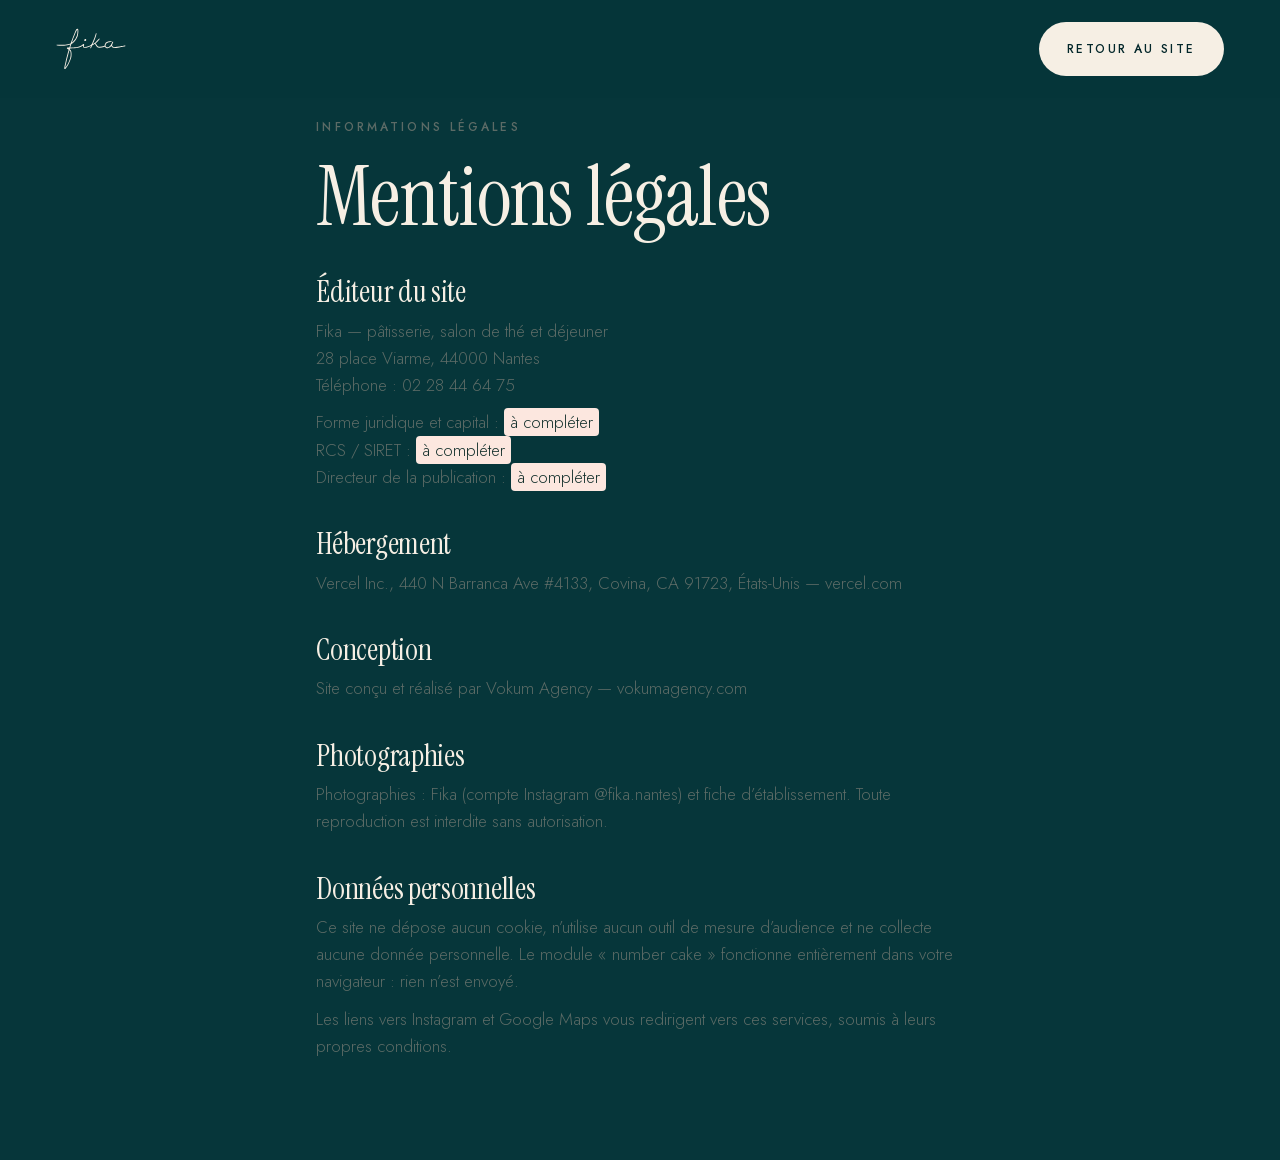
<file: mentions-legales.html>
<!DOCTYPE html><html lang="fr"><head><meta charset="utf-8"><meta name="viewport" content="width=device-width,initial-scale=1">
<title>Mentions légales — Fika, Nantes</title><meta name="robots" content="index,follow"><link rel="icon" href="/favicon.svg" type="image/svg+xml"><meta name="theme-color" content="#06363A">
<style>@font-face{font-family:Instrument Serif;src:url(/fonts/InstrumentSerif-normal.woff2)format("woff2");font-weight:400;font-style:normal;font-display:swap}@font-face{font-family:Instrument Serif;src:url(/fonts/InstrumentSerif-italic.woff2)format("woff2");font-weight:400;font-style:italic;font-display:swap}@font-face{font-family:Jost;src:url(/fonts/Jost-normal.woff2)format("woff2");font-weight:300 600;font-style:normal;font-display:swap}:root{--s0:#03272a;--s1:#06363a;--s2:#0b4247;--s3:#155258;--creme:#f6efe4;--lin:#eee3d1;--lin2:#e5d6bf;--or:#c9a25a;--orc:#e2c78f;--corail:#ec7a66;--sauge:#4f766b;--encre:#13302c;--gris:#5c6b66;--gris-c:#f6efe49e;--serif:"Instrument Serif",Georgia,serif;--sans:Jost,system-ui,sans-serif;--ease:cubic-bezier(.22,1,.36,1);--io:cubic-bezier(.76,0,.24,1);--spring:cubic-bezier(.34,1.56,.64,1);--pad:clamp(20px,4.4vw,72px)}*,:before,:after{box-sizing:border-box;margin:0;padding:0}html{-webkit-text-size-adjust:100%}body{background:var(--s1);color:var(--creme);font:300 17px/1.6 var(--sans);-webkit-font-smoothing:antialiased;overflow-x:clip}img,svg{max-width:100%;display:block}picture{display:contents}a{color:inherit;text-decoration:none}button{font:inherit;color:inherit;cursor:pointer;background:0 0;border:0}::selection{background:var(--or);color:var(--s0)}:focus-visible{outline:1.5px solid var(--or);outline-offset:4px;border-radius:3px}.sr{clip:rect(0 0 0 0);white-space:nowrap;width:1px;height:1px;position:absolute;overflow:hidden}.cap{font:500 12px/1.3 var(--sans);letter-spacing:.26em;text-transform:uppercase}.sign-t{font-family:var(--sans);text-transform:uppercase;letter-spacing:.2em;color:var(--orc);font-weight:500;line-height:1.2}.tagline{white-space:nowrap;margin:0;font-size:1.78cqw;position:absolute;top:51%;left:58.5%}.tagline i,.h1 i{opacity:0;transition:opacity .5s ease,transform .8s var(--ease);transition-delay:calc(2.2s + var(--i)*40ms);font-style:normal;display:inline-block;transform:translateY(.45em)}.ready .tagline i,.ready .h1 i,.sig.in .tagline i{opacity:1;transform:none}.sig .tagline i{transition-delay:calc(1.6s + var(--i)*40ms)}.gold{color:var(--or)}.serif{font-family:var(--serif);letter-spacing:-.015em;font-weight:400;line-height:.95}em{font-style:italic}.grain{z-index:90;pointer-events:none;opacity:.06;background-image:url("data:image/svg+xml,%3Csvg xmlns='http://www.w3.org/2000/svg' width='160' height='160'%3E%3Cfilter id='n'%3E%3CfeTurbulence type='fractalNoise' baseFrequency='.9' numOctaves='2' stitchTiles='stitch'/%3E%3CfeColorMatrix values='0 0 0 0 1 0 0 0 0 1 0 0 0 0 1 0 0 0 .55 0'/%3E%3C/filter%3E%3Crect width='160' height='160' filter='url(%23n)'/%3E%3C/svg%3E");position:fixed;inset:-50%}.ln{margin-bottom:-.08em;padding-bottom:.08em;display:block;overflow:hidden}.ln>span{transition:transform 1.2s var(--ease);transition-delay:calc(var(--d,0)*.11s);display:block;transform:translateY(105%)}.in .ln>span,.ln.in>span{transform:none}.chars .c{vertical-align:top;margin-bottom:-.12em;padding-bottom:.12em;display:inline-block;overflow:hidden}.chars .c>i{font-style:inherit;transition:transform .9s var(--spring);transition-delay:calc(var(--i)*24ms);display:inline-block;transform:translateY(110%)}.chars.in .c>i{transform:none}.chars .w{white-space:nowrap;display:inline-block}.up{opacity:0;transition:opacity .9s ease,transform 1.1s var(--ease);transition-delay:calc(var(--d,0)*.1s);transform:translateY(28px)}.up.in,.no-js .up,.no-js .ln>span,.no-js .chars .c>i{opacity:1;transform:none}.cur{z-index:95;pointer-events:none;background:var(--creme);mix-blend-mode:difference;width:12px;height:12px;transition:width .45s var(--ease),height .45s var(--ease),margin .45s var(--ease),background .3s;will-change:transform;border-radius:50%;place-items:center;margin:-6px 0 0 -6px;display:grid;position:fixed;top:0;left:0}.cur span{font:500 10px/1 var(--sans);letter-spacing:.2em;text-transform:uppercase;color:var(--s0);opacity:0;transition:opacity .25s}.cur.big{mix-blend-mode:normal;background:var(--creme);width:84px;height:84px;margin:-42px 0 0 -42px}.cur.big span{opacity:1}@media (hover:none),(pointer:coarse){.cur{display:none}}.nav{z-index:60;padding:22px var(--pad);transition:color .5s,transform .6s var(--ease);justify-content:space-between;align-items:center;display:flex;position:fixed;inset:0 0 auto}.nav.light{color:var(--encre)}.nav:before{content:"";z-index:-1;-webkit-backdrop-filter:blur(14px);opacity:0;background:#06363ad6;transition:opacity .4s,background .4s;position:absolute;inset:0}.nav.bar:before{opacity:1}.nav.light:before{background:#f6efe4e0}.menu-open .nav:before{opacity:0}.nav.hide{transform:translateY(-120%)}.brand{align-items:flex-end;gap:4px;display:flex}.brand .ic{width:22px;height:38px}.brand .sc{width:64px;height:38px}.nav__r{align-items:center;gap:22px;display:flex}.status{font:400 13px/1 var(--sans);white-space:nowrap;align-items:center;gap:9px;display:inline-flex}.status i{opacity:.45;background:currentColor;border-radius:50%;width:7px;height:7px}.status.open i{opacity:1;background:#6fd39e;box-shadow:0 0 0 4px #6fd39e2e}.mbtn{height:44px;font:500 11.5px/1 var(--sans);letter-spacing:.24em;text-transform:uppercase;border-radius:999px;align-items:center;gap:12px;padding:0 8px 0 18px;display:flex;box-shadow:inset 0 0 0 1px}.mbtn b{background:currentColor;border-radius:50%;place-content:center;gap:4px;width:28px;height:28px;display:grid}.mbtn b i{background:var(--s1);width:12px;height:1.5px;transition:transform .5s var(--ease);display:block}.nav.light .mbtn b i{background:var(--creme)}.menu-open .mbtn b i:first-child{transform:translateY(2.75px)rotate(45deg)}.menu-open .mbtn b i:last-child{transform:translateY(-2.75px)rotate(-45deg)}.menu{z-index:55;background:var(--s0);color:var(--creme);padding:120px var(--pad) 48px;clip-path:inset(0 0 100%);transition:clip-path .9s var(--io);visibility:hidden;grid-template-columns:1.2fr .8fr;align-items:end;display:grid;position:fixed;inset:0}.menu-open .menu{clip-path:inset(0);visibility:visible}.menu-open .nav{color:var(--creme)}.menu nav a{font:400 clamp(44px,7vw,104px)/1.02 var(--serif);letter-spacing:-.02em;opacity:0;transition:opacity .5s,transform .9s var(--ease),color .3s;align-items:baseline;gap:18px;display:flex;transform:translateY(40px)}.menu nav a small{font:500 11px/1 var(--sans);letter-spacing:.3em;color:var(--or)}.menu nav a:hover{color:var(--orc)}.menu-open .menu nav a{opacity:1;transition-delay:calc(.2s + var(--i)*60ms);transform:none}.menu__side{color:var(--gris-c);justify-items:start;gap:22px;font-size:15px;display:grid}.menu__pic{aspect-ratio:1;width:min(300px,100%);position:relative}.menu__pic img{object-fit:contain;opacity:0;width:100%;height:100%;transition:opacity .4s,transform .7s var(--spring);position:absolute;inset:0;transform:translateY(20px)rotate(-6deg)}.menu__pic img.on{opacity:1;transform:none}.stage{background:var(--s1);height:440vh;position:relative}.pin{isolation:isolate;height:100svh;position:sticky;top:0;overflow:hidden}.spot{z-index:-2;background:radial-gradient(60% 62% at 50% 56%,#145a60 0%,#0a4146 38%,#06363a 62%,#03272a 100%);position:absolute;inset:0}.spot:after{content:"";filter:blur(10px);width:70vmin;height:70vmin;opacity:var(--glow,1);background:radial-gradient(closest-side,#e2c78f29,#0000);border-radius:50%;position:absolute;top:50%;left:50%;translate:-50% -40%}.giant{z-index:-1;width:min(88vw,1440px);color:var(--creme);opacity:.96;will-change:transform,opacity,filter;position:absolute;top:50%;left:50%;translate:-50% -58%;container-type:inline-size}.giant svg{width:100%;height:auto;overflow:visible}.giant .pen{stroke-dasharray:1;stroke-dashoffset:1px}.ready .giant .pen{stroke-dashoffset:0;transition:stroke-dashoffset 2.3s cubic-bezier(.45,.05,.3,1) .35s}.px{width:var(--pw);height:var(--ph);margin:calc(var(--ph)*-.5) 0 0 calc(var(--pw)*-.5);will-change:transform;transform-style:preserve-3d;position:absolute;top:50%;left:50%}.px__in{opacity:0;transition:transform 1.5s var(--spring) .9s,opacity .5s ease .9s;position:absolute;inset:0;transform:translateY(-70vh)scale(.8)}.ready .px__in{opacity:1;transform:none}.px__tilt{transition:transform .8s var(--ease);position:absolute;inset:0}.band{will-change:transform;position:absolute;inset:0}.band img{object-fit:contain;width:100%;height:100%}.band--1 img{clip-path:inset(0 0 48%)}.band--2 img{clip-path:inset(51.9% 0 19.1%)}.band--3 img{clip-path:inset(80.8% 0 0)}.shadow{filter:blur(6px);z-index:-1;will-change:transform,opacity;background:radial-gradient(closest-side,#0000008c,#0000);border-radius:50%;height:9%;position:absolute;bottom:-3%;left:12%;right:12%}.h-kick{left:var(--pad);max-width:260px;position:absolute;top:110px}.h-kick p{color:var(--gris-c);margin-top:12px;font-size:14px}.h1{display:none}.h1 em{color:var(--orc)}.h-side{right:var(--pad);text-align:right;justify-items:end;gap:10px;display:grid;position:absolute;bottom:clamp(30px,6vh,66px)}.h-side .serif{font-size:clamp(26px,2.4vw,36px)}.hint{color:var(--gris-c);align-items:center;gap:12px;display:flex}.hint i{background:#f6efe433;width:1px;height:38px;position:relative;overflow:hidden}.hint i:after{content:"";background:var(--or);width:1px;height:40%;animation:drip 2.2s var(--io) infinite;position:absolute;top:-40%;left:0}@keyframes drip{to{top:100%}}.fade-h{transition:opacity .5s ease,transform .8s var(--ease)}.a-head{left:var(--pad);max-width:min(420px,29vw);position:absolute;top:clamp(96px,14vh,140px)}.a-head h2{margin-top:16px;font-size:clamp(40px,3.9vw,68px)}.a-head h2 em{color:var(--orc)}.a-head p{color:var(--gris-c);max-width:400px;margin-top:18px}.lab{opacity:0;will-change:transform,opacity;width:min(330px,28vw);position:absolute;top:0;left:0}.lab__line{background:linear-gradient(90deg,transparent,var(--or));transform-origin:100%;height:1px;position:absolute;top:.7em;right:100%}.lab__line:before{content:"";background:var(--or);border-radius:50%;width:7px;height:7px;position:absolute;top:-3px;left:-3px}.lab b{font:400 clamp(24px,2vw,32px)/1.05 var(--serif);margin:8px 0;display:block}.lab p{color:var(--gris-c);font-size:14.5px}.a-end{left:var(--pad);opacity:0;max-width:min(560px,44vw);position:absolute;top:50%;translate:0 -50%}.a-end .serif{font-size:clamp(40px,4.6vw,78px)}.a-end .serif em{color:var(--orc)}.a-end p{color:var(--gris-c);max-width:420px;margin-top:22px}.a-end .tags{flex-wrap:wrap;gap:10px;margin-top:26px;display:flex}.tag{height:34px;font:500 11px/1 var(--sans);letter-spacing:.2em;text-transform:uppercase;color:var(--orc);border-radius:999px;align-items:center;padding:0 16px;display:inline-flex;box-shadow:inset 0 0 0 1px #c9a25a80}.prog{right:var(--pad);opacity:0;gap:10px;transition:opacity .4s;display:grid;position:absolute;top:50%;translate:0 -50%}.prog i{background:#f6efe42e;width:2px;height:28px;display:block;position:relative;overflow:hidden}.prog i:after{content:"";background:var(--or);transform:scaleY(var(--f,0));transform-origin:top;position:absolute;inset:0}.vit{background:var(--creme);color:var(--encre);position:relative}.vit__track{height:var(--vh,900vh)}.vit__pin{height:100svh;position:sticky;top:0;overflow:hidden}.vit__head{left:var(--pad);right:var(--pad);z-index:3;justify-content:space-between;align-items:flex-end;gap:30px;display:flex;position:absolute;top:clamp(96px,13vh,130px)}.vit__head h2{font-size:clamp(54px,7vw,120px)}.vit__head h2 em{color:var(--sauge)}.vit__head p{max-width:330px;color:var(--gris);font-size:15px}.vit__head .count{font:400 clamp(40px,4vw,64px)/1 var(--serif);font-variant-numeric:tabular-nums;color:var(--encre);white-space:nowrap}.count small{color:var(--gris);font-size:.45em}.shelf{background:linear-gradient(90deg,#0000,#13302c2e 8% 92%,#0000);height:2px;position:absolute;top:63%;left:0;right:0}.shelf:after{content:"";opacity:.7;background:linear-gradient(#ffffff8c,#fff0);height:90px;position:absolute;top:2px;left:0;right:0}.row{will-change:transform;height:100%;display:flex;position:absolute;top:0;left:0}.item{width:var(--iw);flex:none;height:100%;position:relative}.item__p{transform-origin:50% 100%;width:78%;height:46%;translate:-50%;transform:scale(var(--sc,.62));opacity:var(--op,.5);filter:saturate(var(--sat,.6));transition:transform .2s linear,opacity .2s linear;position:absolute;bottom:37%;left:50%}.item__p img{object-fit:contain;object-position:50% 100%;width:100%;height:100%;position:absolute;inset:0}.item__p .refl{opacity:.14;height:100%;position:absolute;top:100%;left:0;right:0;transform:scaleY(-1);-webkit-mask-image:linear-gradient(0deg,#000 0,#0000 32%);mask-image:linear-gradient(0deg,#000 0,#0000 32%)}.item__p .refl img{object-position:50% 100%}.cap-box{text-align:center;z-index:3;width:min(560px,86vw);position:absolute;top:69%;left:50%;translate:-50%}.cap-box .cap{color:var(--or)}.cap-box h3{font:500 clamp(17px,1.6vw,24px)/1.3 var(--sans);letter-spacing:.2em;text-transform:uppercase;margin:12px 0}.cap-box p{color:var(--gris);min-height:3.2em;font-size:15px}.cap-box .swap{transition:opacity .35s ease,transform .5s var(--ease)}.cap-box.out .swap{opacity:0;transform:translateY(10px)}.vit__nav{right:var(--pad);z-index:3;align-items:center;gap:10px;display:flex;position:absolute;bottom:clamp(24px,5vh,48px)}.vit__hint{color:var(--gris);margin-right:14px}.vit__nav button{border-radius:50%;place-items:center;width:52px;height:52px;transition:background .3s,color .3s;display:grid;box-shadow:inset 0 0 0 1px #13302c40}.vit__nav button:hover{background:var(--encre);color:var(--creme)}.vit__nav svg{width:18px;height:18px}.vit__bar{left:var(--pad);z-index:3;background:#13302c26;width:min(240px,30vw);height:1px;position:absolute;bottom:clamp(40px,6vh,64px)}.vit__bar i{background:var(--encre);transform-origin:0;transform:scaleX(var(--f,0));position:absolute;inset:0}.maison{background:var(--s1);padding:clamp(110px,14vw,200px) 0 clamp(90px,10vw,150px);position:relative}.wrap{padding:0 var(--pad);max-width:1480px;margin:0 auto}.stmt{font:400 clamp(38px,5.2vw,92px)/1.08 var(--serif);letter-spacing:-.02em;max-width:15.5em}.stmt .wd{opacity:.16;transition:opacity .25s linear}.stmt .wd.lit{opacity:1}.stmt em{color:var(--orc)}.pill{vertical-align:.02em;opacity:.16;border-radius:999px;width:1.9em;height:.9em;margin:0 .08em;transition:opacity .25s;display:inline-block;position:relative;overflow:hidden}.pill.lit{opacity:1}.pill img{object-fit:cover;width:100%;height:100%;position:absolute;inset:0}.gal{grid-template-rows:auto auto;grid-template-columns:1.55fr 1fr;gap:clamp(14px,1.6vw,24px);margin-top:clamp(70px,9vw,130px);display:grid}.gal figure{border-radius:6px;position:relative;overflow:hidden}.gal img{object-fit:cover;width:100%;height:100%;transition:transform 1.8s var(--ease);transform:scale(1.18)}.gal figure{clip-path:inset(100% 0 0);transition:clip-path 1.4s var(--io)}.gal figure.in{clip-path:inset(0)}.gal figure.in img{transform:scale(1)}.gal .g1{aspect-ratio:4/4.3;grid-row:span 2}.gal .g2,.gal .g3{aspect-ratio:16/10}.gal figcaption{font:500 10.5px/1 var(--sans);letter-spacing:.26em;text-transform:uppercase;color:var(--creme);text-shadow:0 1px 10px #00000080;position:absolute;bottom:14px;left:16px}.facts{border-top:1px solid #f6efe41f;grid-template-columns:repeat(4,1fr);gap:24px;margin-top:clamp(60px,7vw,100px);padding-top:30px;display:grid}.facts b{font:400 clamp(30px,2.6vw,44px)/1 var(--serif);color:var(--creme);margin-bottom:10px;display:block}.facts span{color:var(--gris-c);font-size:14px}.midi{background:var(--creme);color:var(--encre);padding:clamp(110px,13vw,190px) 0}.midi__grid{grid-template-columns:1fr 1fr;align-items:start;gap:clamp(40px,7vw,130px);display:grid}.midi h2{font-size:clamp(60px,8vw,140px)}.midi h2 em{color:var(--sauge)}.midi__lead{color:var(--gris);max-width:440px;margin:28px 0 40px}.midi__ph{aspect-ratio:4/4.6;clip-path:inset(0 0 100%);transition:clip-path 1.4s var(--io);border-radius:6px;position:relative;overflow:hidden}.midi__ph.in{clip-path:inset(0)}.midi__ph img{object-fit:cover;width:100%;height:100%}.formule{border-top:1px solid var(--encre);border-bottom:1px solid var(--encre);margin-bottom:56px;padding:30px 0 28px}.formule__t{justify-content:space-between;align-items:baseline;gap:20px;display:flex}.formule__t h3{color:var(--encre);font-size:clamp(17px,1.5vw,22px)}.formule__eq{font:400 clamp(20px,1.7vw,26px)/1.2 var(--serif);flex-wrap:wrap;align-items:center;gap:10px 14px;margin:20px 0 24px;display:flex}.formule__eq i{color:var(--or);font-style:normal}.prix{grid-template-columns:1fr 1fr;display:grid}.prix div+div{border-left:1px solid #13302c26;padding-left:28px}.prix small{color:var(--gris);letter-spacing:.24em;text-transform:uppercase;font-size:12px;display:block}.prix b{font:400 clamp(54px,5vw,84px)/1 var(--serif);letter-spacing:-.02em}.formule__n{color:var(--gris);margin-top:14px;font-size:13.5px}.carte h3{margin-bottom:12px}.carte ul{list-style:none}.carte li{font:400 clamp(21px,1.7vw,26px)/1.1 var(--serif);border-bottom:1px solid #13302c1a;align-items:baseline;gap:12px;padding:12px 0;display:flex}.carte li i{background:repeating-linear-gradient(90deg,#13302c4d 0 2px,#0000 2px 7px);flex:1;height:1px;translate:0 -4px}.carte li b{font:400 15px/1 var(--sans);font-variant-numeric:tabular-nums;color:var(--sauge)}.carte__more{color:var(--gris);margin-top:20px;font-size:15px}.cmd{background:var(--s0);padding:clamp(110px,13vw,190px) 0;position:relative;overflow:hidden}.cmd__grid{grid-template-columns:1fr 1fr;align-items:center;gap:clamp(30px,5vw,90px);display:grid}.cmd h2{font-size:clamp(56px,7vw,120px)}.cmd h2 em{color:var(--orc)}.cmd p.lead{color:var(--gris-c);max-width:480px;margin:26px 0 40px}.cmd__vis{aspect-ratio:1;position:relative}.cmd__vis .halo{background:radial-gradient(closest-side,#e2c78f2e,#0000 70%);border-radius:50%;position:absolute;inset:6%}.cmd__vis img{object-fit:contain;will-change:transform;filter:drop-shadow(0 40px 40px #00000073);width:92%;height:92%;position:absolute;inset:4%}.ring{will-change:transform;width:100%;height:100%;position:absolute;inset:0;overflow:visible}.ring text{font:500 11px var(--sans);letter-spacing:.42em;fill:var(--or);text-transform:uppercase}.formats{border-top:1px solid #f6efe424;grid-template-columns:repeat(4,1fr);margin-bottom:40px;display:grid}.formats div{padding:22px 0 0}.formats div+div{border-left:1px solid #f6efe424;padding-left:20px}.formats b{font:400 clamp(44px,4vw,68px)/1 var(--serif);display:block}.formats span{letter-spacing:.22em;text-transform:uppercase;color:var(--gris-c);font-size:12px}.occ{color:var(--gris-c);margin-bottom:34px;font-size:15px}.occ b{color:var(--creme);font-weight:400}.btns{flex-wrap:wrap;gap:12px;display:flex}.btn{height:54px;font:500 12px/1 var(--sans);letter-spacing:.2em;text-transform:uppercase;isolation:isolate;transition:color .45s var(--ease);border-radius:999px;align-items:center;gap:12px;padding:0 28px;display:inline-flex;position:relative;overflow:hidden}.btn:before{content:"";z-index:-1;border-radius:inherit;background:var(--h,var(--or));transform-origin:100%;transition:transform .55s var(--ease);position:absolute;inset:0;transform:scaleX(0)}.btn:hover:before{transform-origin:0;transform:scale(1)}.btn--c{background:var(--creme);color:var(--s0)}.btn--c:hover{color:var(--s0)}.btn--o{box-shadow:inset 0 0 0 1px}.btn--o:hover{color:var(--s0)}.btn--d{background:var(--encre);color:var(--creme);--h:var(--sauge)}.btn svg{width:15px;height:15px;transition:transform .5s var(--ease)}.btn:hover svg{transform:translate(4px)}.avis{background:var(--lin);color:var(--encre);padding:clamp(100px,12vw,170px) 0}.avis__top{flex-wrap:wrap;justify-content:space-between;align-items:flex-end;gap:30px;margin-bottom:clamp(50px,6vw,90px);display:flex}.avis__n{font:400 clamp(120px,15vw,250px)/.78 var(--serif);letter-spacing:-.04em;color:var(--s1)}.avis__n small{letter-spacing:0;color:var(--or);margin-left:.2em;font-size:.2em}.avis__m{color:var(--gris);text-align:right}.avis__m .st{color:var(--or);letter-spacing:4px;font-size:18px;display:block}.quotes{grid-template-columns:repeat(3,1fr);gap:clamp(26px,3vw,50px);display:grid}.quotes blockquote{font:400 clamp(24px,2vw,32px)/1.18 var(--serif);border-top:1px solid #13302c40;padding-top:26px}.quotes cite{font:400 13px/1 var(--sans);color:var(--gris);margin-top:18px;font-style:normal;display:block}.foot{background:var(--s1);padding:clamp(100px,12vw,170px) 0 34px;overflow:hidden}.foot__grid{grid-template-columns:1.3fr 1fr 1fr;gap:clamp(30px,5vw,80px);display:grid}.foot h3{color:var(--or);margin-bottom:22px}.addr{font:400 clamp(40px,4.2vw,68px)/1.02 var(--serif);letter-spacing:-.02em}.addr em{color:var(--orc)}.foot .status{border-radius:999px;height:40px;margin-top:28px;padding:0 16px;box-shadow:inset 0 0 0 1px #f6efe433}.hours{list-style:none}.hours li{color:var(--gris-c);border-bottom:1px solid #f6efe41a;justify-content:space-between;gap:16px;padding:12px 0;display:flex}.hours li.today{color:var(--creme)}.hours li.today span:first-child:before{content:"";background:var(--or);border-radius:50%;width:6px;height:6px;margin-right:10px;display:inline-block;translate:0 -2px}.links a{font:400 26px/1.1 var(--serif);transition:color .3s,padding .5s var(--ease);border-bottom:1px solid #f6efe41a;justify-content:space-between;align-items:center;padding:13px 0;display:flex}.links a:hover{color:var(--orc);padding-left:8px}.links small{font:400 13px/1 var(--sans);color:var(--gris-c);margin-top:6px;display:block}.sig{color:var(--creme);margin-top:clamp(80px,10vw,150px);padding-bottom:4cqw;position:relative;container-type:inline-size}.sig svg{width:100%;height:auto;overflow:visible}.sig .pen{stroke-dasharray:1;stroke-dashoffset:1px;transition:stroke-dashoffset 2.4s cubic-bezier(.45,.05,.3,1)}.sig.in .pen{stroke-dashoffset:0}.sig__t{color:var(--or);justify-content:space-between;align-items:center;gap:20px;margin-top:6px;display:flex}.bottom{color:var(--gris-c);border-top:1px solid #f6efe41a;flex-wrap:wrap;justify-content:space-between;gap:12px;margin-top:40px;padding-top:22px;font-size:13px;display:flex}.bottom a:hover{color:var(--creme)}@media (width<=900px){body{font-size:16px}.nav{padding:16px var(--pad)}.nav .status{display:none}.menu{grid-template-columns:1fr;align-content:end}.menu__pic{display:none}.stage{height:400vh}.h-kick{top:86px}.h-kick p,.giant .tagline{display:none}.h1{left:var(--pad);right:var(--pad);font-size:clamp(17px,5.4vw,24px);line-height:1.5;display:block;position:absolute;bottom:150px}.giant{width:128vw;translate:-50% -78%}.h-side{left:var(--pad);text-align:left;justify-items:start;bottom:30px;right:auto}.sig .tagline{text-align:center;margin-top:14px;font-size:12px;display:block;position:static}.sig{padding-bottom:0}.menu__side{margin-top:34px}.menu nav a{font-size:clamp(42px,12vw,60px);line-height:1.08}.h-side .serif{font-size:22px}.a-head{max-width:none;right:var(--pad);top:86px}.a-head h2{font-size:clamp(36px,10vw,56px)}.a-head p{display:none}.lab{width:44vw}.lab p:not(.cap){display:none}.lab .cap{letter-spacing:.22em;font-size:9.5px}.lab b{font-size:20px}.lab p{font-size:12.5px;line-height:1.45}.a-end{max-width:none;right:var(--pad);top:auto;bottom:40px;translate:none}.a-end .serif{font-size:clamp(34px,9vw,52px)}.prog{display:none}.vit__head{flex-direction:column;align-items:flex-start;gap:12px;top:84px}.vit__head h2{font-size:clamp(48px,14vw,76px)}.vit__head .count{font-size:34px;position:absolute;top:0;right:0}.vit__hint{display:none}.shelf{top:60%}.item__p{height:34%;bottom:40%}.cap-box{top:64%}.vit__nav{left:var(--pad);right:var(--pad);justify-content:space-between}.vit__bar{display:none}.gal{grid-template-columns:1fr}.gal .g1{aspect-ratio:4/3.4;grid-row:auto}.facts{grid-template-columns:1fr 1fr}.midi__grid,.cmd__grid,.foot__grid{grid-template-columns:1fr}.midi__ph{aspect-ratio:4/3.4}.cmd__vis{order:-1;width:100%;max-width:420px;margin:0 auto}.formats{grid-template-columns:repeat(2,1fr)}.formats div:nth-child(3){border-left:0;padding-left:0}.quotes{grid-template-columns:1fr}.avis__m{text-align:left}}@media (prefers-reduced-motion:reduce){*,:before,:after{transition-duration:.01ms!important;transition-delay:0s!important;animation-duration:.01ms!important}}.vit .gold,.midi .gold,.avis .gold,.cap-box .cap,.formule__eq i{color:#86652a}.stmt .wd,.pill{opacity:.3}

.pg h1,.pg h2{font-family:var(--serif);font-weight:400;line-height:1.02;letter-spacing:-.01em}.pg p,.pg li{color:var(--gris-c)}.pg{max-width:760px;margin:0 auto;padding:120px var(--pad) 90px}.pg h1{font-size:clamp(46px,8vw,84px);margin:18px 0 34px}.pg h2{font-size:30px;margin:38px 0 10px}.pg p,.pg li{color:var(--gris);margin-bottom:10px}.pg ul{padding-left:20px}.pg a{text-decoration:underline}.pg .todo{background:#FCE7DF;padding:2px 6px;border-radius:4px;color:var(--encre)}
.top{position:fixed;inset:0 0 auto;padding:22px var(--pad);display:flex;justify-content:space-between;align-items:center;background:rgba(6,54,58,.9);backdrop-filter:blur(10px)}.top svg{width:70px;height:42px;color:var(--creme)}</style></head>
<body><svg width="0" height="0" style="position:absolute"><path id="scr" d="M213 979C219 976 240 947 254 923C276 884 296 834 301 805C303 792 304 758 302 745C300 725 296 717 285 705C281 701 278 696 278 696C278 692 280 685 282 685C291 685 331 684 341 683C392 679 436 666 462 647C466 644 470 641 470 641C470 641 469 645 469 650C468 660 469 666 473 671C478 675 484 676 494 676C522 674 553 664 578 649C581 647 583 646 583 647C584 647 581 653 578 660C571 674 571 678 574 681C579 683 581 682 585 674C590 665 598 647 598 644C599 643 601 641 604 639C607 638 615 633 622 629C634 622 636 621 638 622C642 624 648 631 654 642C666 661 671 666 686 671C702 677 739 673 769 664C775 662 780 660 781 660C781 660 783 662 784 663C790 674 810 683 822 682C830 680 835 679 841 676C851 671 863 661 870 652C871 650 873 649 873 649C874 649 875 651 876 654C879 660 887 669 894 672C896 674 901 676 904 676C917 680 926 679 1002 666C1018 664 1036 661 1042 660C1062 658 1072 656 1074 654C1077 652 1078 649 1076 646C1074 643 1070 643 1051 646C1043 648 1033 649 1028 650C1021 651 1009 653 958 661C947 663 934 664 930 665C910 668 896 663 888 650C886 646 886 644 886 638C886 631 886 630 892 617C895 610 899 601 900 598C901 592 901 592 900 590C898 588 897 587 895 587C893 587 891 588 890 588C890 589 887 594 885 600C872 631 859 650 842 661C829 670 819 671 807 666C795 660 791 655 791 644C791 632 796 619 803 612C808 608 819 602 828 599C836 596 855 593 866 592C877 592 880 591 880 588C881 580 876 578 851 582C820 585 797 596 787 612C783 618 779 631 778 640L778 647L768 650C744 658 723 662 704 661C693 660 691 660 686 658C678 654 673 649 665 635C661 628 656 621 653 618C650 615 648 612 648 612C648 612 653 607 659 602C680 584 707 554 707 549C707 546 704 543 701 543C699 543 697 545 689 554C678 568 658 587 645 598C633 607 609 623 608 622C607 622 608 620 610 617C624 588 644 539 656 498C664 473 664 470 660 468C654 467 652 468 650 476C643 500 632 531 623 554C614 578 612 582 599 609C596 615 594 620 594 622C593 623 589 626 584 630C556 649 528 659 497 663C487 664 483 664 482 660C480 657 480 653 483 642C486 629 485 623 478 621C473 621 471 622 463 629C453 639 438 648 421 654C412 658 390 663 377 666C371 666 362 668 358 668C353 669 342 670 335 671C320 672 285 672 285 671C285 670 289 657 296 636L301 620L308 616C331 602 348 586 365 560C377 542 388 519 392 506C397 485 400 465 401 442C401 419 400 413 394 407C390 403 390 403 385 403C374 405 366 417 350 454C332 497 313 546 297 593C294 602 291 609 291 610C290 611 288 613 286 614C267 622 241 628 210 631C175 634 152 634 100 631C89 631 87 631 87 636C87 641 90 643 97 643C123 646 169 647 195 645C224 643 257 637 276 631C280 629 284 628 284 629C285 629 284 633 282 638C280 643 278 652 275 659L272 671L258 671C250 670 243 670 242 671C239 672 236 677 236 680C236 683 242 689 253 695C258 698 262 701 262 702C262 703 259 714 256 726C252 738 248 754 246 760C244 767 242 777 240 783C227 831 205 929 199 964C198 973 199 976 203 979C207 981 208 982 213 979ZM213 959C213 955 225 899 232 870C234 862 236 850 238 844C242 826 254 779 260 756C262 748 265 739 266 735C270 720 273 711 274 711C275 712 278 714 280 718C287 727 290 737 291 760C292 792 288 815 273 853C260 885 242 922 226 944C216 959 213 962 213 959ZM308 600C308 599 311 591 314 581C317 572 322 560 323 555C328 542 340 511 347 494C366 446 377 425 382 419L386 416L387 418C390 425 389 452 386 470C386 473 384 480 383 486C380 504 374 520 361 543C348 564 332 583 316 596C310 601 308 602 308 600ZM504 577C506 576 509 574 511 572C514 569 514 568 514 563C514 558 514 557 510 554C505 549 500 548 494 551C486 554 483 562 486 569C489 576 496 579 504 577Z"/></svg>
<header class="top"><a href="/" aria-label="Fika, accueil"><svg viewBox="80 395 1005 595"><use href="#scr" fill="currentColor"/></svg></a><a class="btn btn--c" href="/">Retour au site</a></header>
<main class="pg"><p class="cap gold">Informations légales</p><h1>Mentions légales</h1>
<h2>Éditeur du site</h2><p>Fika — pâtisserie, salon de thé et déjeuner<br>28 place Viarme, 44000 Nantes<br>Téléphone : 02 28 44 64 75</p>
<p>Forme juridique et capital : <span class="todo">à compléter</span><br>RCS / SIRET : <span class="todo">à compléter</span><br>Directeur de la publication : <span class="todo">à compléter</span></p>
<h2>Hébergement</h2><p>Vercel Inc., 440 N Barranca Ave #4133, Covina, CA 91723, États-Unis — vercel.com</p>
<h2>Conception</h2><p>Site conçu et réalisé par Vokum Agency — vokumagency.com</p>
<h2>Photographies</h2><p>Photographies : Fika (compte Instagram @fika.nantes) et fiche d’établissement. Toute reproduction est interdite sans autorisation.</p>
<h2>Données personnelles</h2><p>Ce site ne dépose aucun cookie, n’utilise aucun outil de mesure d’audience et ne collecte aucune donnée personnelle. Le module « number cake » fonctionne entièrement dans votre navigateur : rien n’est envoyé.</p>
<p>Les liens vers Instagram et Google Maps vous redirigent vers ces services, soumis à leurs propres conditions.</p></main></body></html>
</file>
